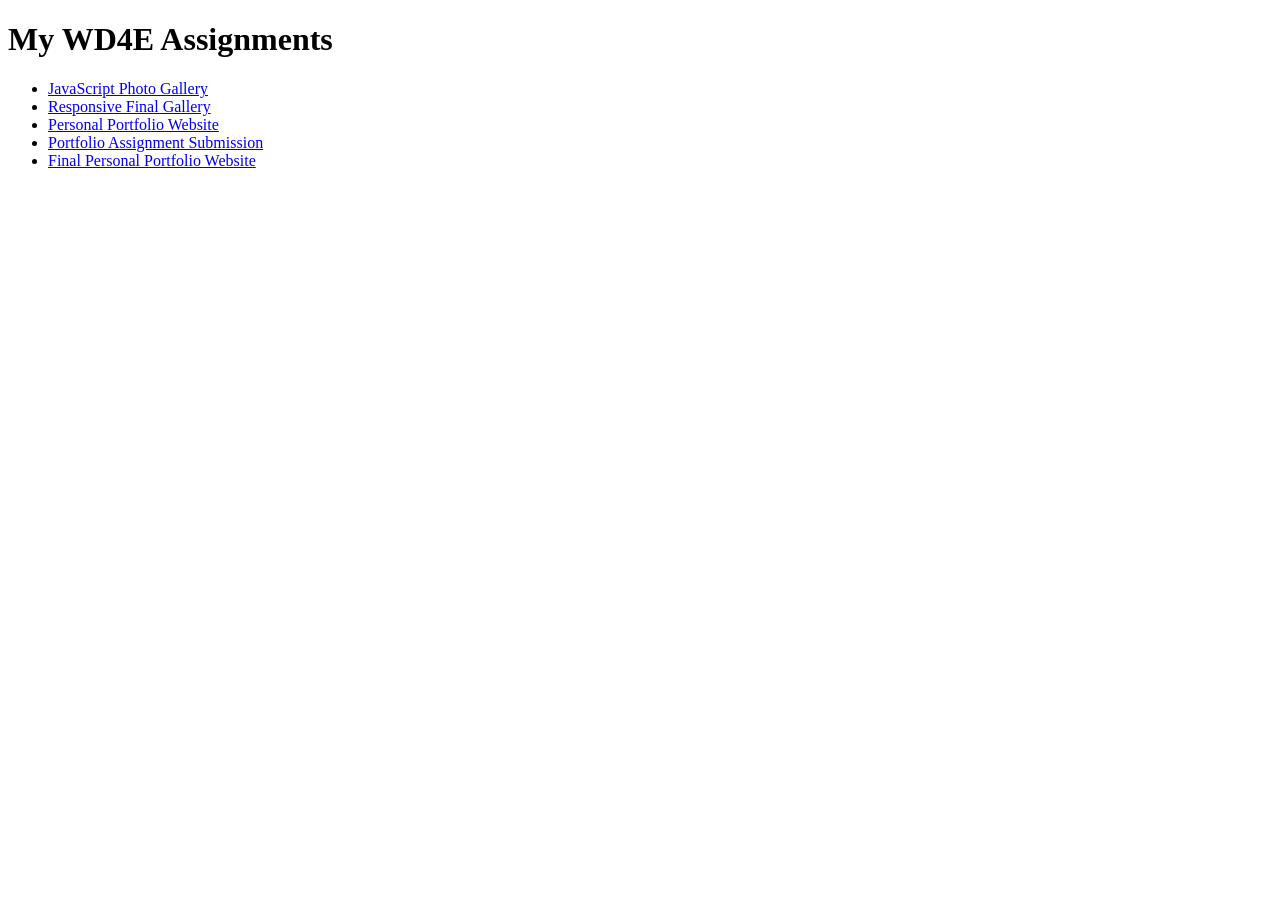
<file: index.html>
<!DOCTYPE html>
<html lang="en">
<head>
    <meta charset="UTF-8">
    <title>My Assignments</title>
</head>
<body>
        <h1>My WD4E Assignments</h1>
    <ul>
        <li><a href="js_photo_gallery/index.html">JavaScript Photo Gallery</a></li>
        <li><a href="final_accessible_photo_gallery/index.html">Responsive Final Gallery</a></li>
        <li><a href="rineg/index.html">Personal Portfolio Website</a></li>
        <li><a href="portfolio_submission/index.html">Portfolio Assignment Submission</a></li>
        <li><a href="portfolio_final_project/index.html">Final Personal Portfolio Website</a></li>
    </ul>
</body>
</html>
</file>
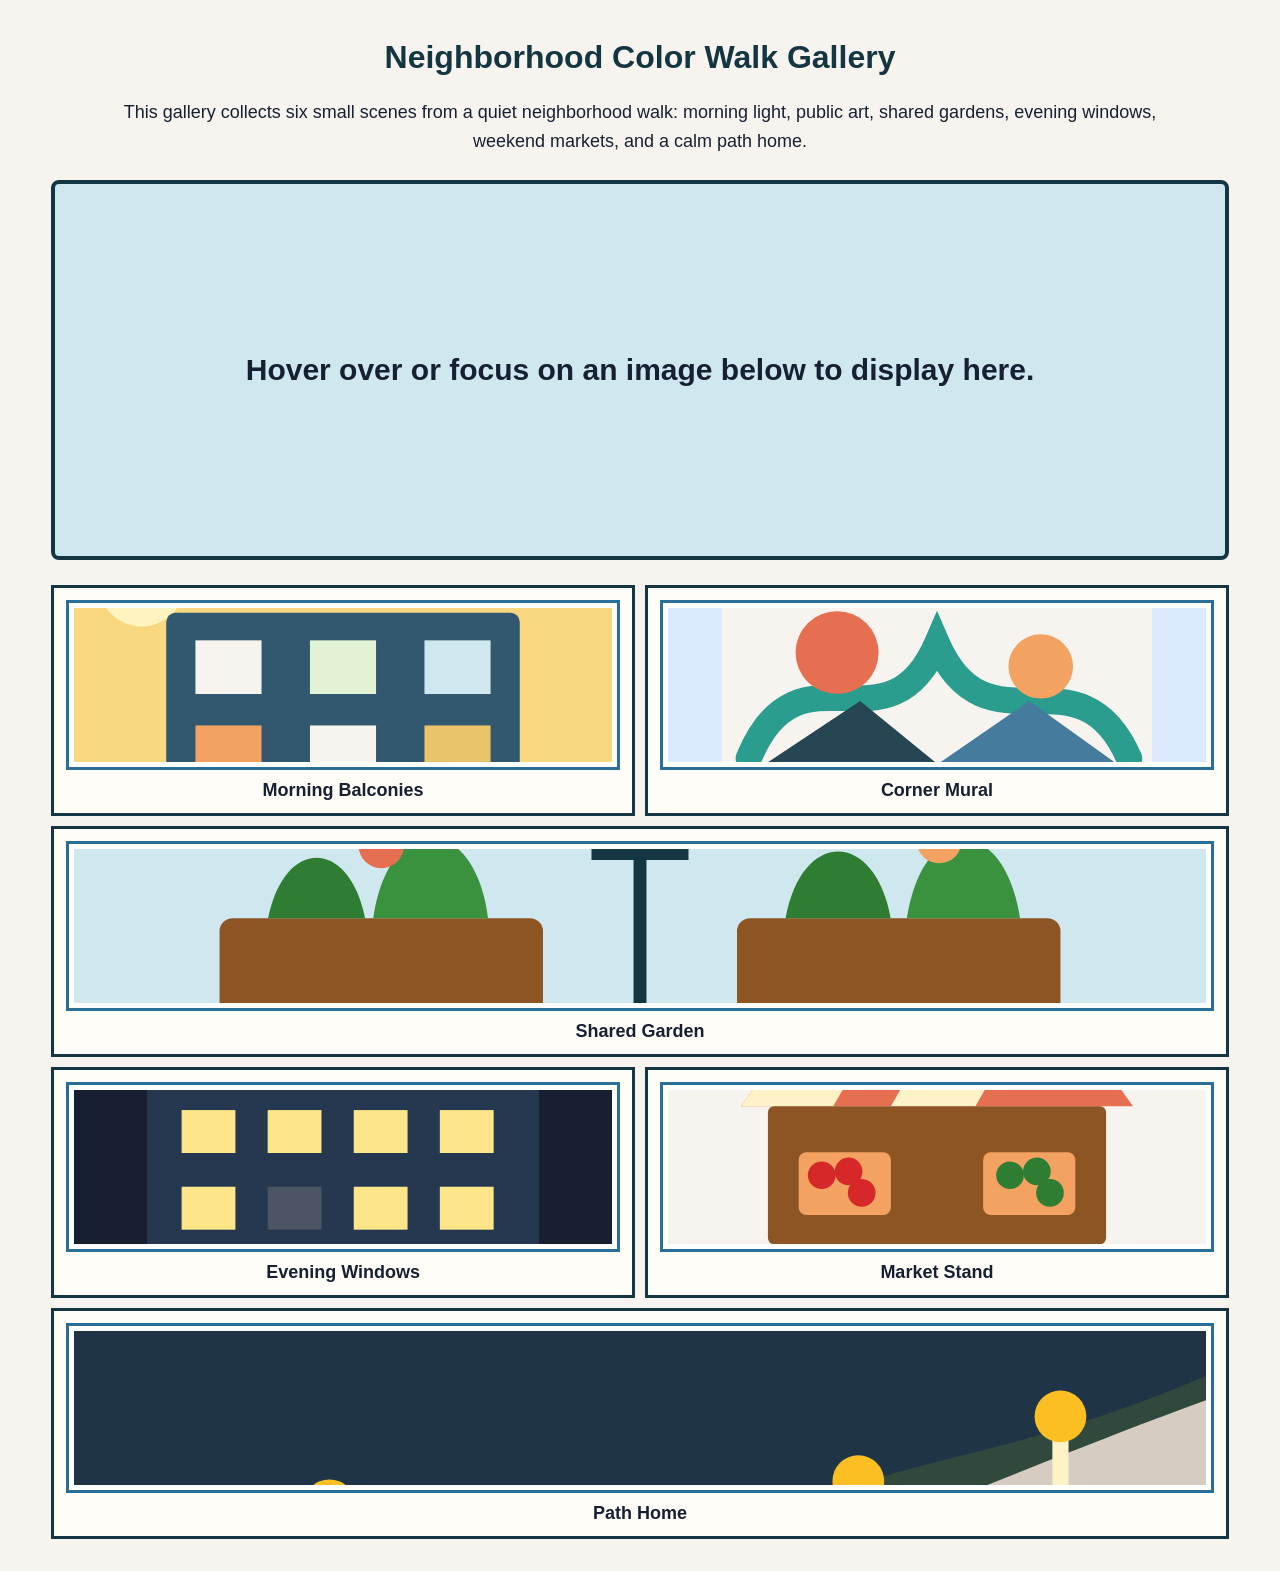
<file: final_accessible_photo_gallery/index.html>
<!DOCTYPE html>
<html lang="en">
<head>
    <meta charset="UTF-8">
    <meta name="viewport" content="width=device-width, initial-scale=1.0">
    <title>Neighborhood Color Walk Gallery</title>
    <link rel="stylesheet" href="css/style.css">
</head>
<body onload="addTabFocus()">
    <main>
        <h1>Neighborhood Color Walk Gallery</h1>

        <p>
            This gallery collects six small scenes from a quiet neighborhood walk:
            morning light, public art, shared gardens, evening windows, weekend
            markets, and a calm path home.
        </p>

        <div id="image">
            Hover over or focus on an image below to display here.
        </div>

        <section class="gallery" aria-label="Photo gallery">
            <figure class="preview">
                <img src="images/photo1.svg" alt="Sunrise over colorful apartment balconies">
                <figcaption>Morning Balconies</figcaption>
            </figure>

            <figure class="preview">
                <img src="images/photo2.svg" alt="A bright mural painted on a city wall">
                <figcaption>Corner Mural</figcaption>
            </figure>

            <figure class="preview">
                <img src="images/photo3.svg" alt="Raised garden beds filled with green plants">
                <figcaption>Shared Garden</figcaption>
            </figure>

            <figure class="preview">
                <img src="images/photo4.svg" alt="Warm apartment windows glowing in the evening">
                <figcaption>Evening Windows</figcaption>
            </figure>

            <figure class="preview">
                <img src="images/photo5.svg" alt="A weekend produce stand with fruit baskets">
                <figcaption>Market Stand</figcaption>
            </figure>

            <figure class="preview">
                <img src="images/photo6.svg" alt="A curving path lined with small lanterns">
                <figcaption>Path Home</figcaption>
            </figure>
        </section>
    </main>

    <script src="js/script.js"></script>
</body>
</html>
</file>
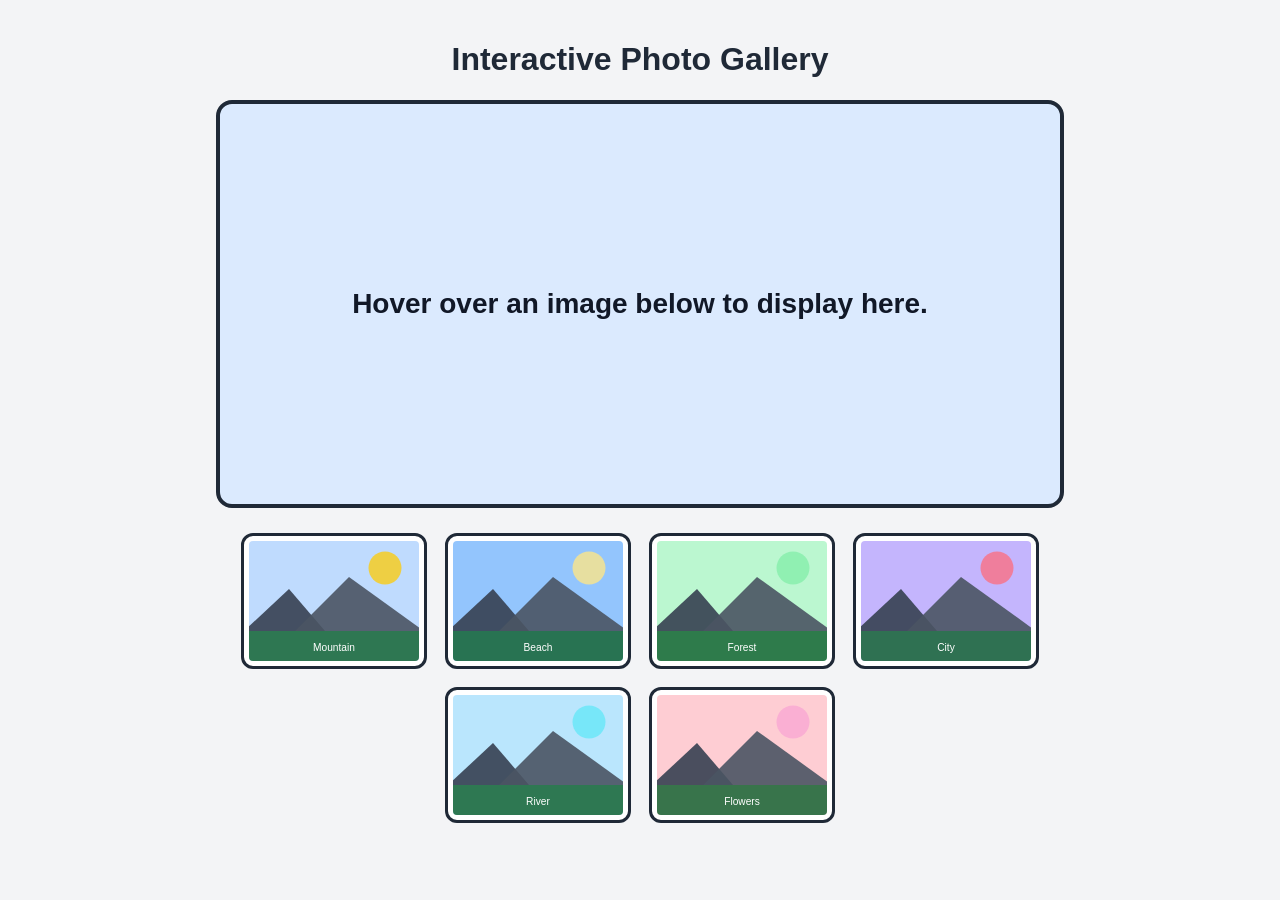
<file: js_photo_gallery/index.html>
<!DOCTYPE html>
<html lang="en">
<head>
    <meta charset="UTF-8">
    <title>Interactive Photo Gallery</title>
    <link rel="stylesheet" href="css/style.css">
</head>
<body>
    <main>
        <h1>Interactive Photo Gallery</h1>

        <div id="image">
            Hover over an image below to display here.
        </div>

        <div class="gallery">
            <img class="preview" src="images/photo1.svg" alt="A peaceful mountain view" onmouseover="upDate(this)" onmouseout="undo()">
            <img class="preview" src="images/photo2.svg" alt="A sunny beach with blue water" onmouseover="upDate(this)" onmouseout="undo()">
            <img class="preview" src="images/photo3.svg" alt="A green forest path" onmouseover="upDate(this)" onmouseout="undo()">
            <img class="preview" src="images/photo4.svg" alt="A city skyline at sunset" onmouseover="upDate(this)" onmouseout="undo()">
            <img class="preview" src="images/photo5.svg" alt="A calm river near trees" onmouseover="upDate(this)" onmouseout="undo()">
            <img class="preview" src="images/photo6.svg" alt="A field of flowers in spring" onmouseover="upDate(this)" onmouseout="undo()">
        </div>
    </main>

    <script src="js/script.js"></script>
</body>
</html>
</file>
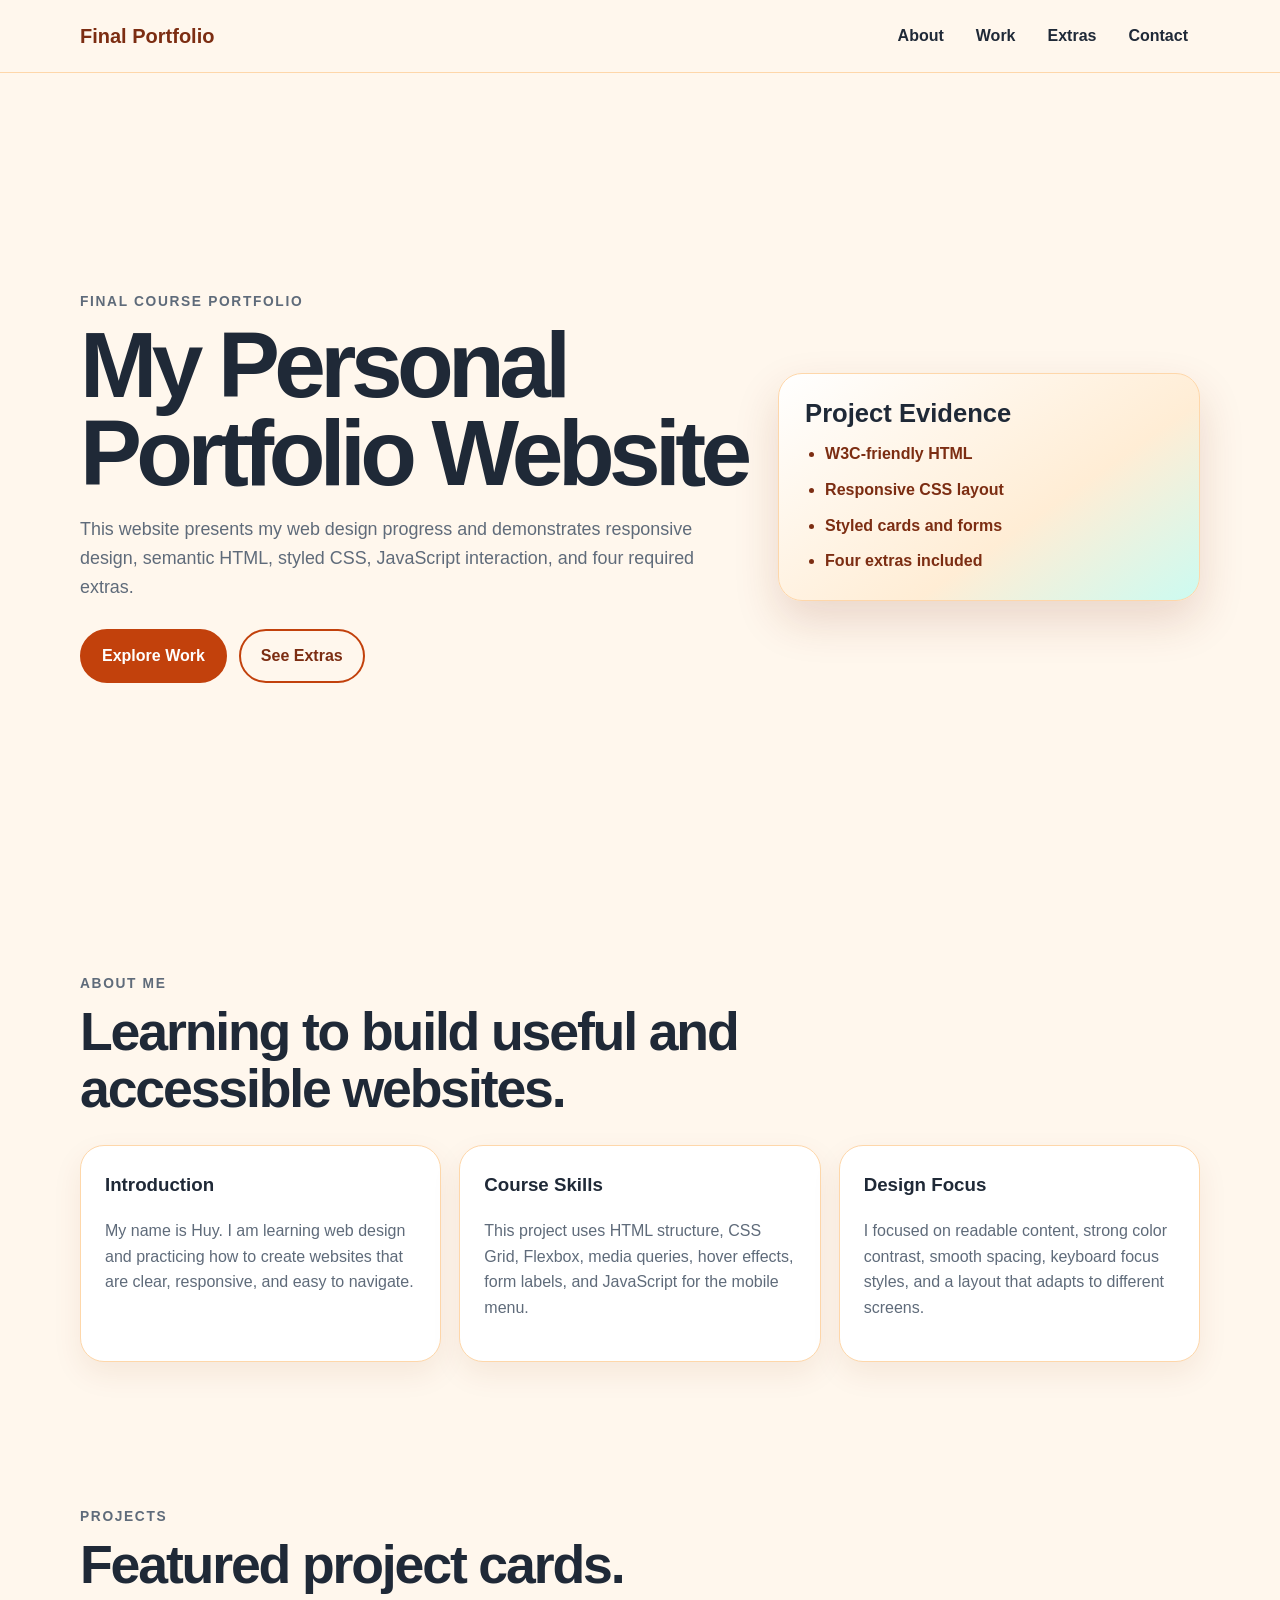
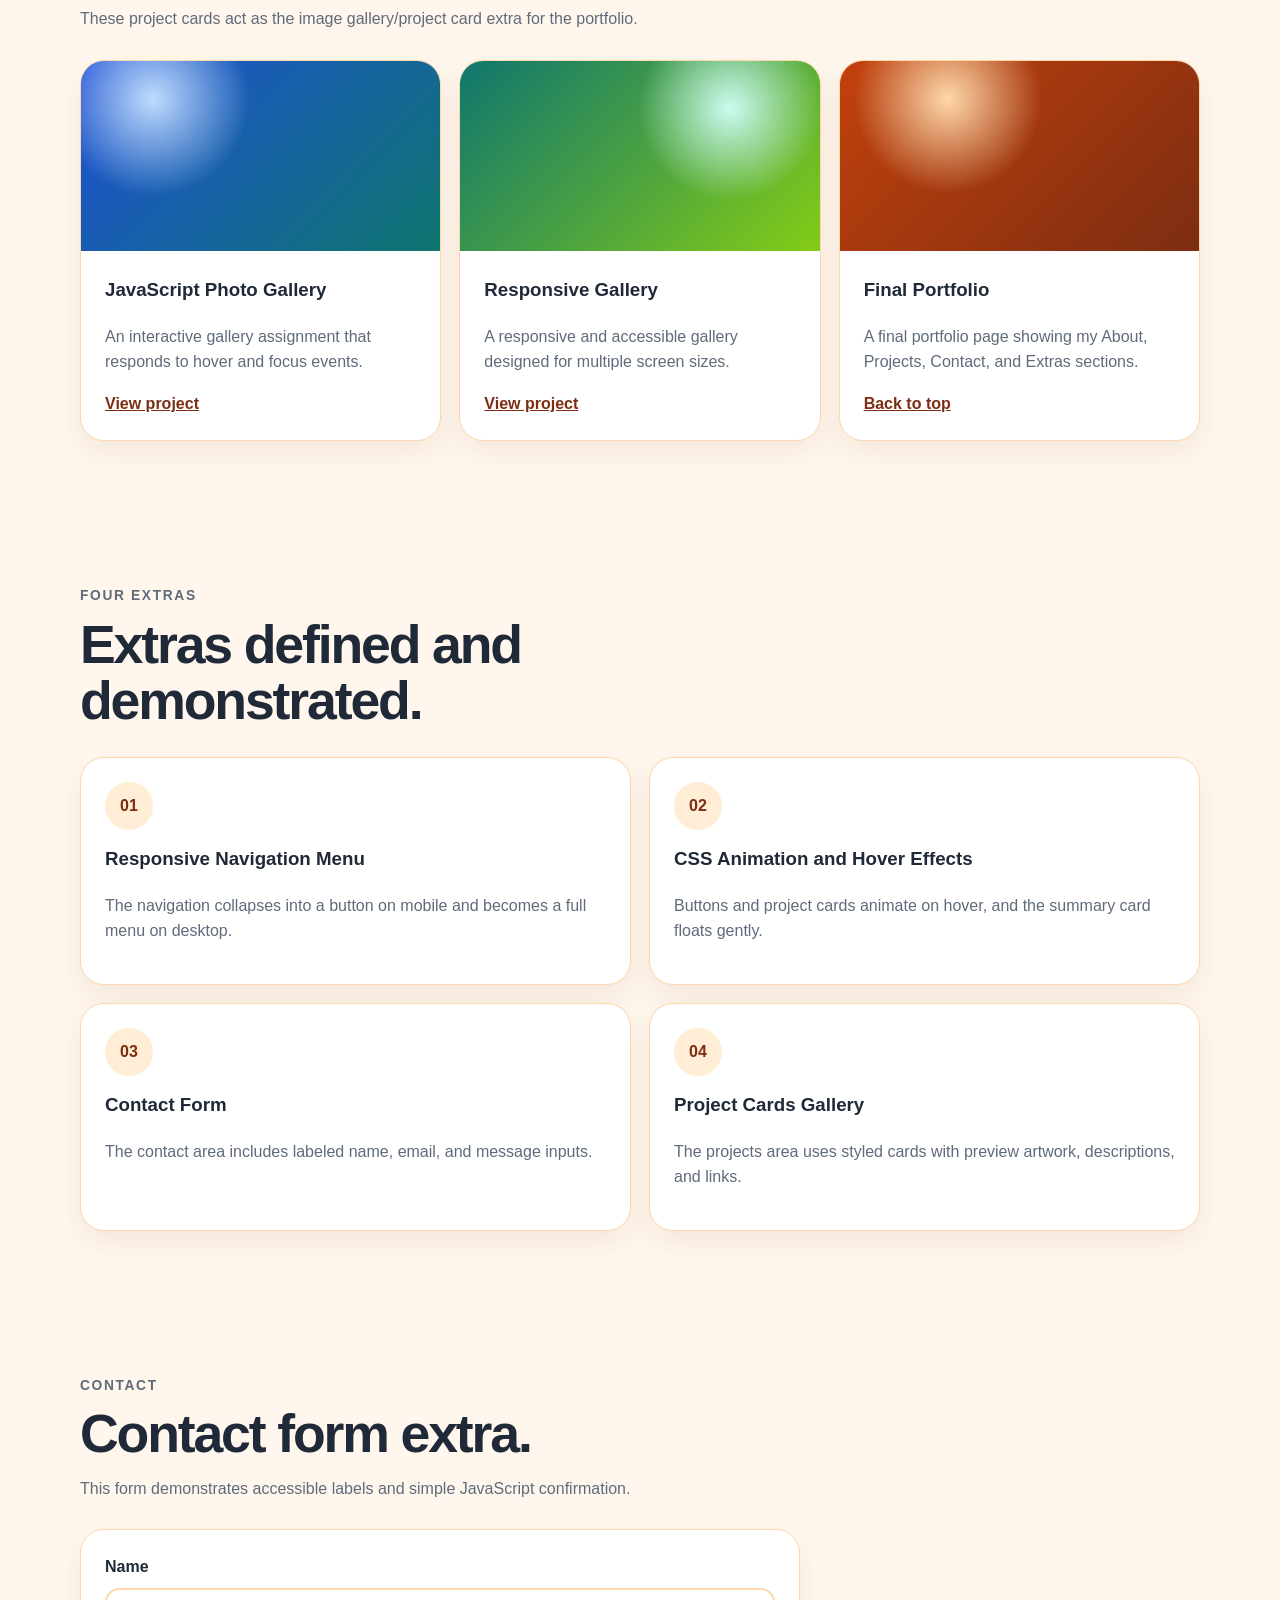
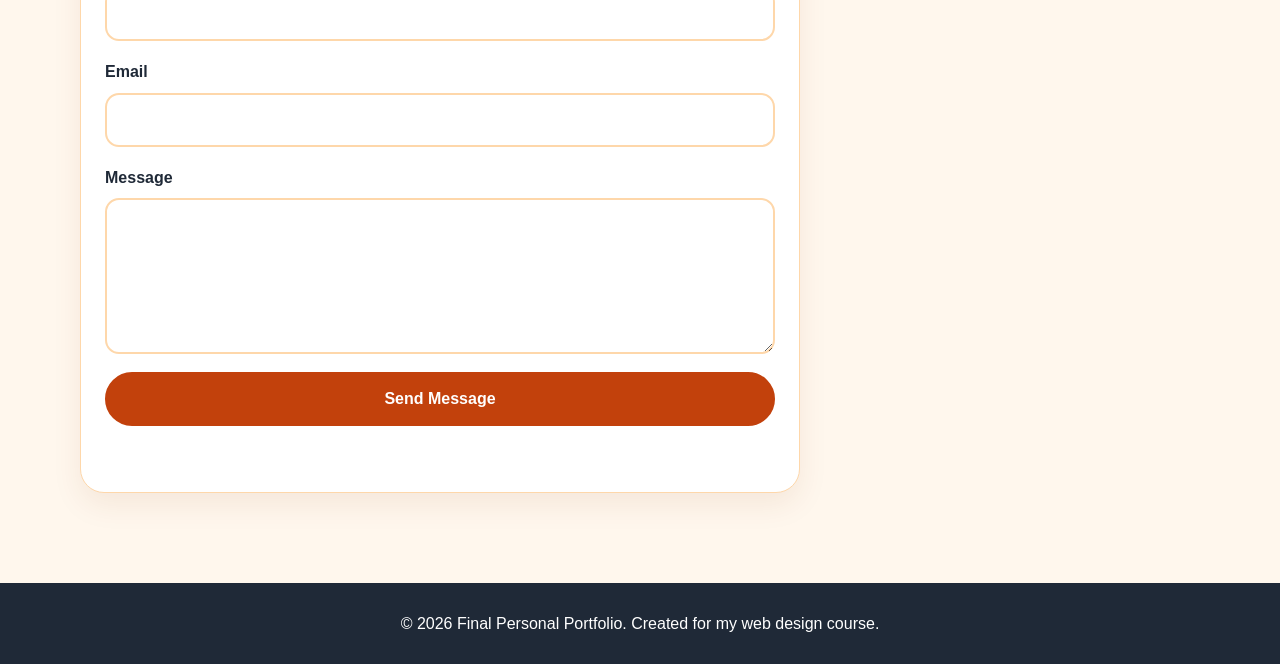
<file: portfolio_final_project/index.html>
<!DOCTYPE html>
<html lang="en">
<head>
    <meta charset="UTF-8">
    <meta name="viewport" content="width=device-width, initial-scale=1.0">
    <title>Final Personal Portfolio</title>
    <link rel="stylesheet" href="css/style.css">
</head>
<body>
    <a class="skip-link" href="#main-content">Skip to main content</a>

    <header class="site-header">
        <nav class="nav-wrapper" aria-label="Main navigation">
            <a class="site-logo" href="#home">Final Portfolio</a>
            <button class="menu-button" type="button" aria-label="Toggle navigation" aria-controls="main-menu" aria-expanded="false">
                <span></span>
                <span></span>
                <span></span>
            </button>
            <ul class="main-menu" id="main-menu">
                <li><a href="#about">About</a></li>
                <li><a href="#work">Work</a></li>
                <li><a href="#extras">Extras</a></li>
                <li><a href="#contact">Contact</a></li>
            </ul>
        </nav>
    </header>

    <main id="main-content">
        <section class="hero" id="home">
            <div class="hero-text">
                <p class="label">Final Course Portfolio</p>
                <h1>My Personal Portfolio Website</h1>
                <p>
                    This website presents my web design progress and demonstrates responsive design,
                    semantic HTML, styled CSS, JavaScript interaction, and four required extras.
                </p>
                <div class="actions">
                    <a class="button button-primary" href="#work">Explore Work</a>
                    <a class="button button-light" href="#extras">See Extras</a>
                </div>
            </div>
            <div class="summary-card" aria-label="Portfolio requirement summary">
                <h2>Project Evidence</h2>
                <ul>
                    <li>W3C-friendly HTML</li>
                    <li>Responsive CSS layout</li>
                    <li>Styled cards and forms</li>
                    <li>Four extras included</li>
                </ul>
            </div>
        </section>

        <section class="section" id="about">
            <div class="section-header">
                <p class="label">About Me</p>
                <h2>Learning to build useful and accessible websites.</h2>
            </div>
            <div class="about-cards">
                <article>
                    <h3>Introduction</h3>
                    <p>
                        My name is Huy. I am learning web design and practicing how to create websites
                        that are clear, responsive, and easy to navigate.
                    </p>
                </article>
                <article>
                    <h3>Course Skills</h3>
                    <p>
                        This project uses HTML structure, CSS Grid, Flexbox, media queries,
                        hover effects, form labels, and JavaScript for the mobile menu.
                    </p>
                </article>
                <article>
                    <h3>Design Focus</h3>
                    <p>
                        I focused on readable content, strong color contrast, smooth spacing,
                        keyboard focus styles, and a layout that adapts to different screens.
                    </p>
                </article>
            </div>
        </section>

        <section class="section work-section" id="work">
            <div class="section-header">
                <p class="label">Projects</p>
                <h2>Featured project cards.</h2>
                <p>These project cards act as the image gallery/project card extra for the portfolio.</p>
            </div>
            <div class="work-grid">
                <article class="work-card">
                    <div class="card-art art-blue" role="img" aria-label="Blue abstract web project preview"></div>
                    <div class="card-content">
                        <h3>JavaScript Photo Gallery</h3>
                        <p>An interactive gallery assignment that responds to hover and focus events.</p>
                        <a href="../js_photo_gallery/index.html">View project</a>
                    </div>
                </article>
                <article class="work-card">
                    <div class="card-art art-green" role="img" aria-label="Green abstract responsive gallery preview"></div>
                    <div class="card-content">
                        <h3>Responsive Gallery</h3>
                        <p>A responsive and accessible gallery designed for multiple screen sizes.</p>
                        <a href="../final_accessible_photo_gallery/index.html">View project</a>
                    </div>
                </article>
                <article class="work-card">
                    <div class="card-art art-orange" role="img" aria-label="Orange abstract portfolio preview"></div>
                    <div class="card-content">
                        <h3>Final Portfolio</h3>
                        <p>A final portfolio page showing my About, Projects, Contact, and Extras sections.</p>
                        <a href="#home">Back to top</a>
                    </div>
                </article>
            </div>
        </section>

        <section class="section" id="extras">
            <div class="section-header">
                <p class="label">Four Extras</p>
                <h2>Extras defined and demonstrated.</h2>
            </div>
            <div class="extras-grid">
                <article>
                    <strong>01</strong>
                    <h3>Responsive Navigation Menu</h3>
                    <p>The navigation collapses into a button on mobile and becomes a full menu on desktop.</p>
                </article>
                <article>
                    <strong>02</strong>
                    <h3>CSS Animation and Hover Effects</h3>
                    <p>Buttons and project cards animate on hover, and the summary card floats gently.</p>
                </article>
                <article>
                    <strong>03</strong>
                    <h3>Contact Form</h3>
                    <p>The contact area includes labeled name, email, and message inputs.</p>
                </article>
                <article>
                    <strong>04</strong>
                    <h3>Project Cards Gallery</h3>
                    <p>The projects area uses styled cards with preview artwork, descriptions, and links.</p>
                </article>
            </div>
        </section>

        <section class="section contact-section" id="contact">
            <div class="section-header">
                <p class="label">Contact</p>
                <h2>Contact form extra.</h2>
                <p>This form demonstrates accessible labels and simple JavaScript confirmation.</p>
            </div>
            <form class="contact-form" id="contact-form">
                <div class="field-group">
                    <label for="name">Name</label>
                    <input type="text" id="name" name="name" autocomplete="name" required>
                </div>
                <div class="field-group">
                    <label for="email">Email</label>
                    <input type="email" id="email" name="email" autocomplete="email" required>
                </div>
                <div class="field-group">
                    <label for="message">Message</label>
                    <textarea id="message" name="message" rows="5" required></textarea>
                </div>
                <button class="button button-primary" type="submit">Send Message</button>
                <p class="status-message" id="status-message" aria-live="polite"></p>
            </form>
        </section>
    </main>

    <footer class="footer">
        <p>&copy; 2026 Final Personal Portfolio. Created for my web design course.</p>
    </footer>

    <script src="js/script.js"></script>
</body>
</html>
</file>
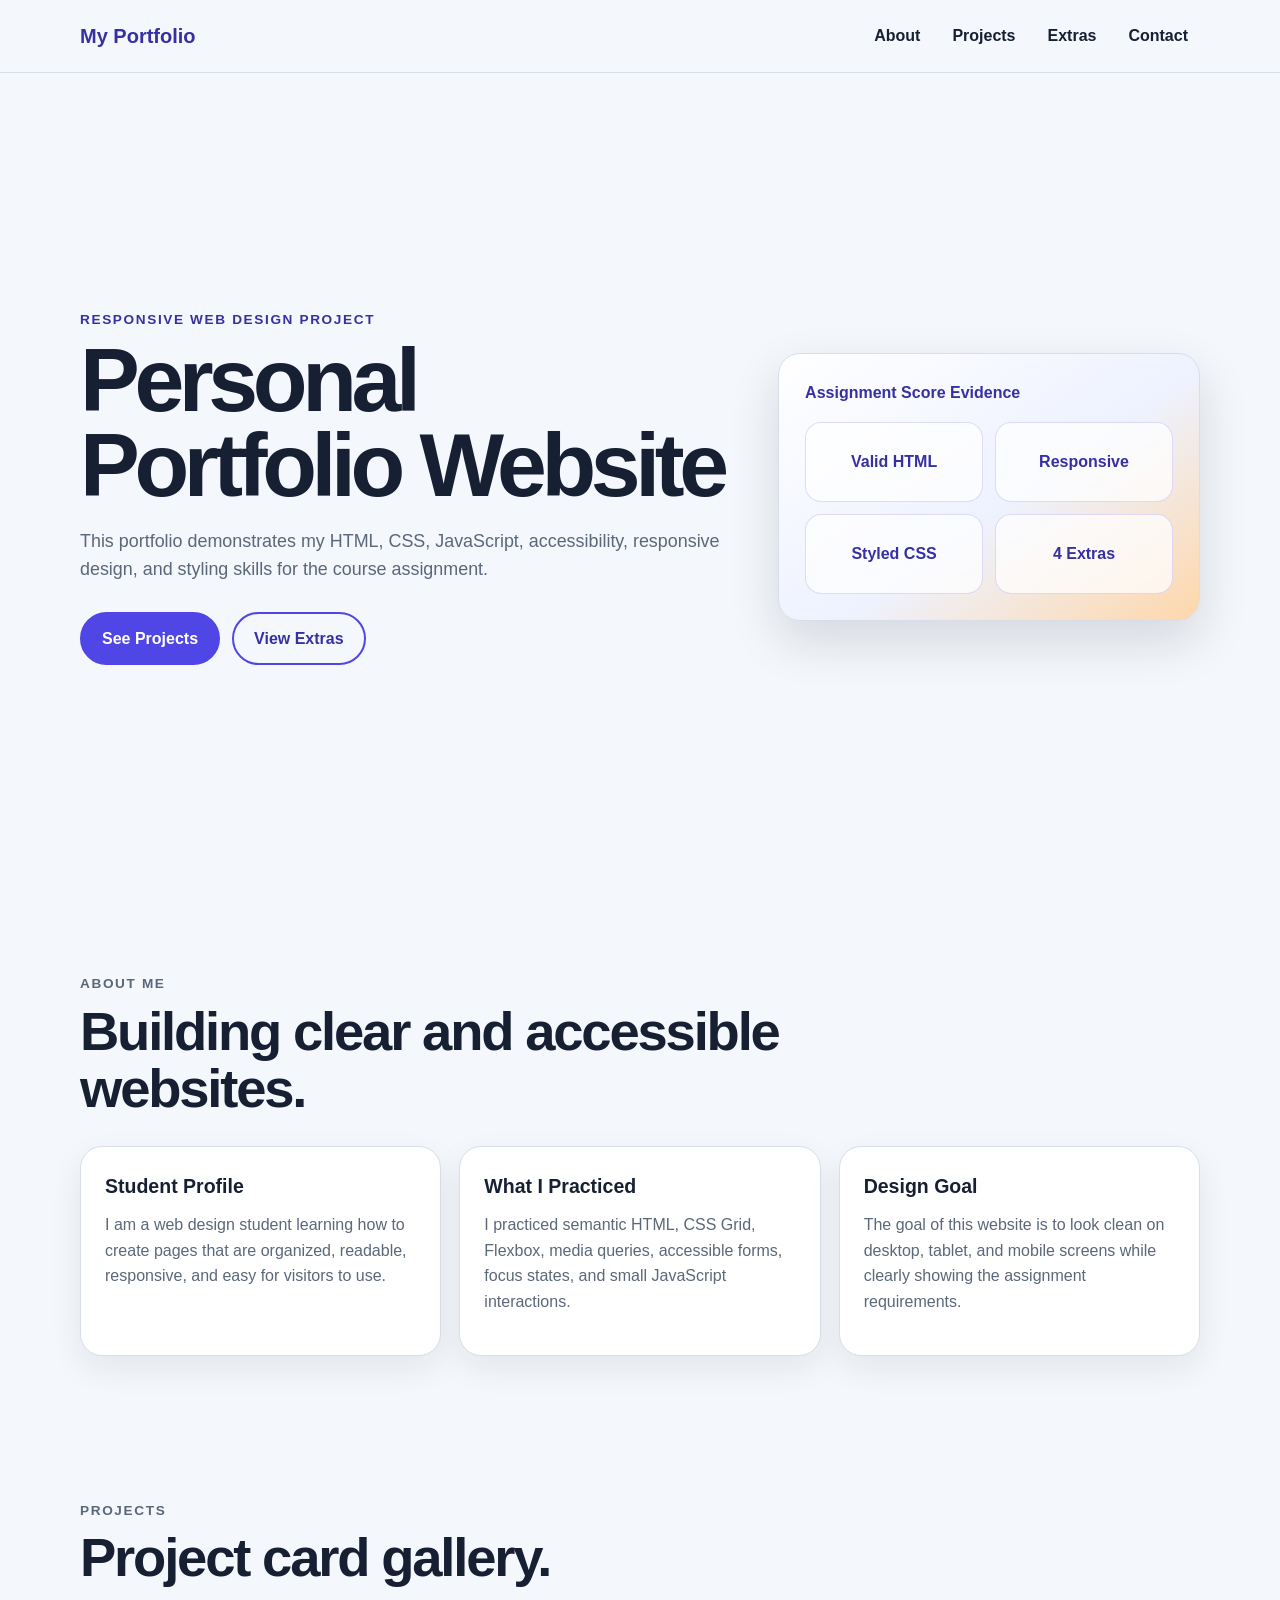
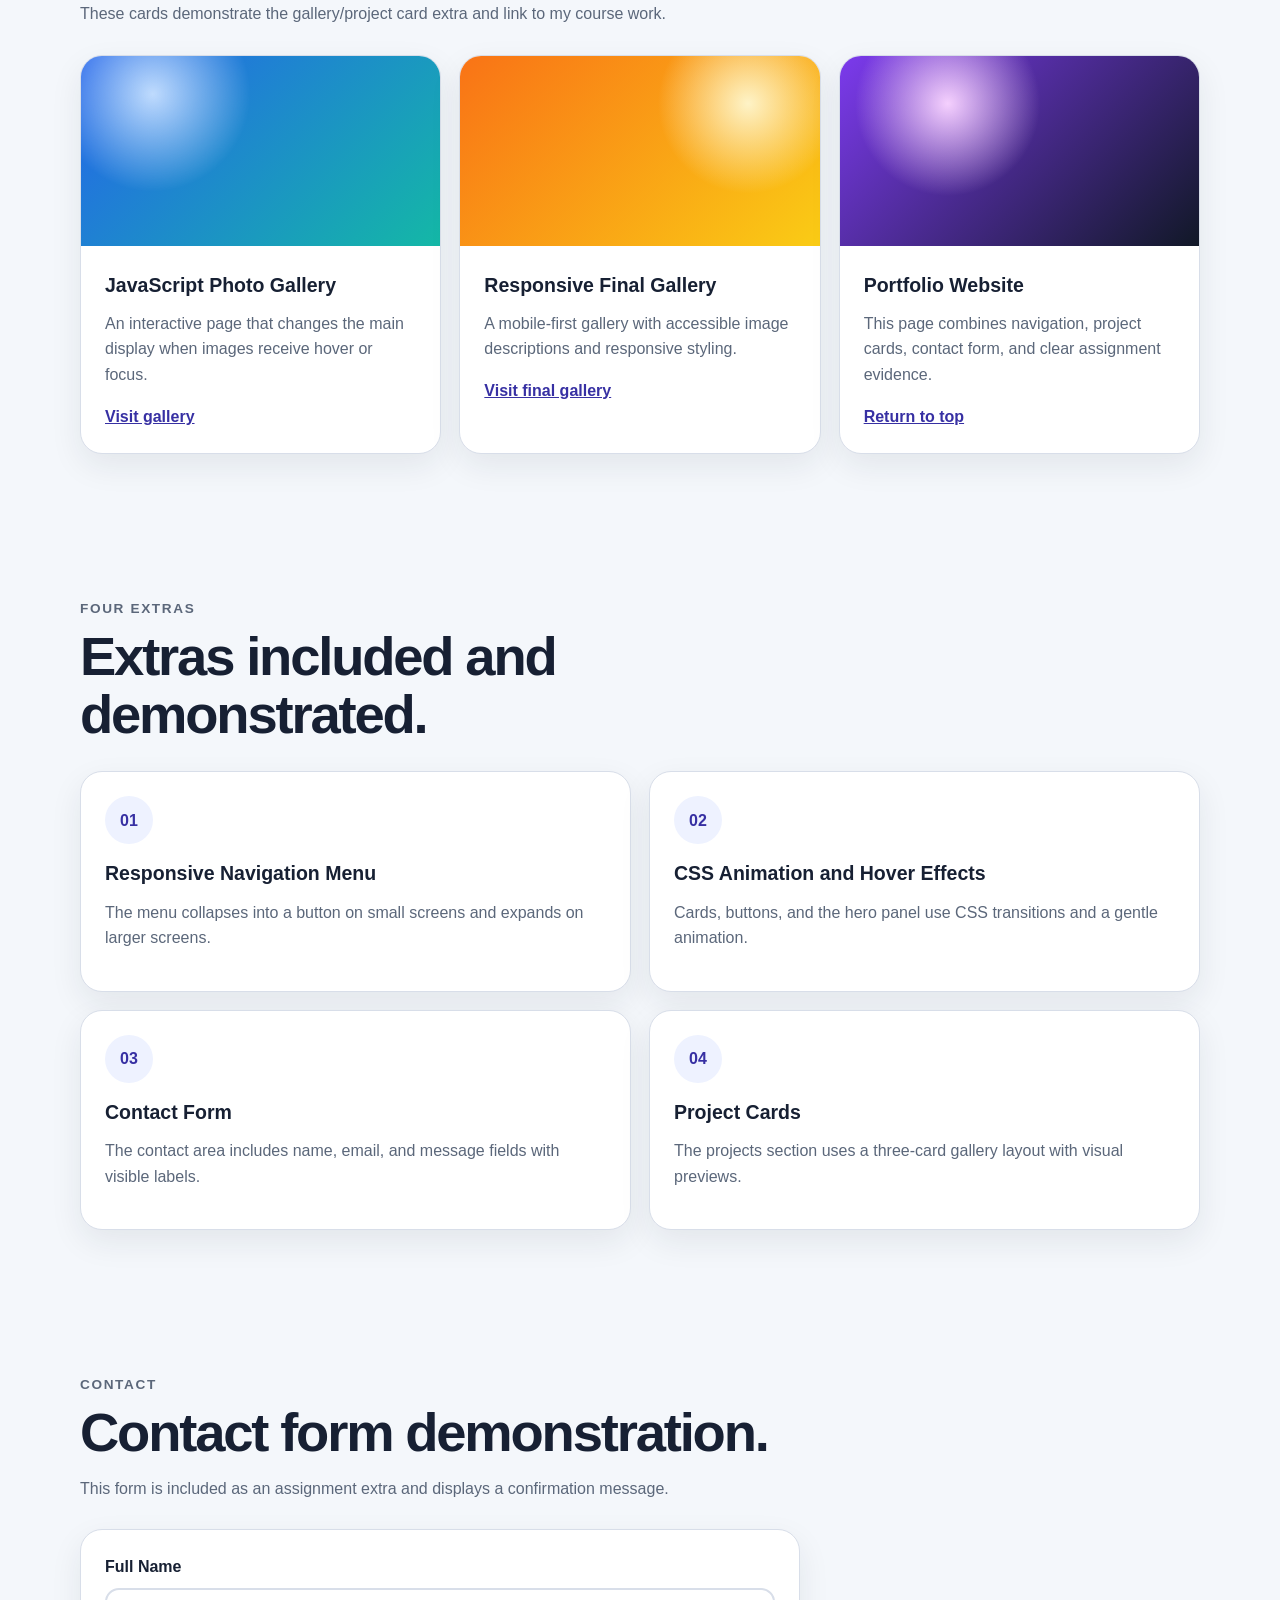
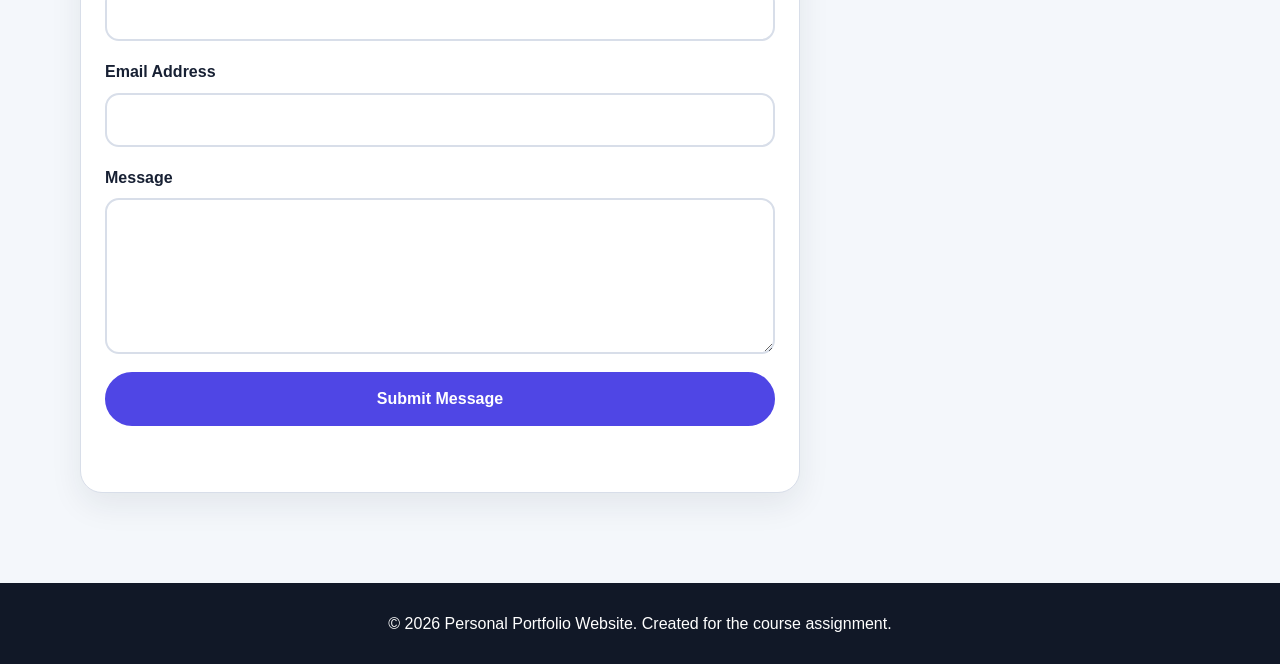
<file: portfolio_submission/index.html>
<!DOCTYPE html>
<html lang="en">
<head>
    <meta charset="UTF-8">
    <meta name="viewport" content="width=device-width, initial-scale=1.0">
    <title>Personal Portfolio Website</title>
    <link rel="stylesheet" href="css/style.css">
</head>
<body>
    <a class="skip-link" href="#main">Skip to main content</a>

    <header class="header">
        <nav class="nav" aria-label="Primary navigation">
            <a class="brand" href="#home">My Portfolio</a>
            <button class="nav-toggle" type="button" aria-controls="menu" aria-expanded="false">
                <span class="sr-only">Open navigation menu</span>
                <span class="bar"></span>
                <span class="bar"></span>
                <span class="bar"></span>
            </button>
            <ul class="menu" id="menu">
                <li><a href="#about">About</a></li>
                <li><a href="#projects">Projects</a></li>
                <li><a href="#extras">Extras</a></li>
                <li><a href="#contact">Contact</a></li>
            </ul>
        </nav>
    </header>

    <main id="main">
        <section class="hero" id="home">
            <div class="hero-copy">
                <p class="tagline">Responsive Web Design Project</p>
                <h1>Personal Portfolio Website</h1>
                <p class="intro">
                    This portfolio demonstrates my HTML, CSS, JavaScript, accessibility,
                    responsive design, and styling skills for the course assignment.
                </p>
                <div class="hero-buttons">
                    <a class="btn btn-primary" href="#projects">See Projects</a>
                    <a class="btn btn-outline" href="#extras">View Extras</a>
                </div>
            </div>
            <aside class="hero-panel" aria-label="Project highlights">
                <p class="panel-label">Assignment Score Evidence</p>
                <div class="panel-grid">
                    <span>Valid HTML</span>
                    <span>Responsive</span>
                    <span>Styled CSS</span>
                    <span>4 Extras</span>
                </div>
            </aside>
        </section>

        <section class="section" id="about">
            <div class="section-title">
                <p class="tagline">About Me</p>
                <h2>Building clear and accessible websites.</h2>
            </div>
            <div class="about-layout">
                <article class="info-card">
                    <h3>Student Profile</h3>
                    <p>
                        I am a web design student learning how to create pages that are organized,
                        readable, responsive, and easy for visitors to use.
                    </p>
                </article>
                <article class="info-card">
                    <h3>What I Practiced</h3>
                    <p>
                        I practiced semantic HTML, CSS Grid, Flexbox, media queries, accessible forms,
                        focus states, and small JavaScript interactions.
                    </p>
                </article>
                <article class="info-card">
                    <h3>Design Goal</h3>
                    <p>
                        The goal of this website is to look clean on desktop, tablet, and mobile screens
                        while clearly showing the assignment requirements.
                    </p>
                </article>
            </div>
        </section>

        <section class="section projects" id="projects">
            <div class="section-title">
                <p class="tagline">Projects</p>
                <h2>Project card gallery.</h2>
                <p>These cards demonstrate the gallery/project card extra and link to my course work.</p>
            </div>
            <div class="project-gallery">
                <article class="project-card">
                    <div class="visual visual-one" role="img" aria-label="Abstract blue and green project preview"></div>
                    <div class="project-content">
                        <h3>JavaScript Photo Gallery</h3>
                        <p>An interactive page that changes the main display when images receive hover or focus.</p>
                        <a href="../js_photo_gallery/index.html">Visit gallery</a>
                    </div>
                </article>
                <article class="project-card">
                    <div class="visual visual-two" role="img" aria-label="Abstract orange and yellow responsive preview"></div>
                    <div class="project-content">
                        <h3>Responsive Final Gallery</h3>
                        <p>A mobile-first gallery with accessible image descriptions and responsive styling.</p>
                        <a href="../final_accessible_photo_gallery/index.html">Visit final gallery</a>
                    </div>
                </article>
                <article class="project-card">
                    <div class="visual visual-three" role="img" aria-label="Abstract purple portfolio preview"></div>
                    <div class="project-content">
                        <h3>Portfolio Website</h3>
                        <p>This page combines navigation, project cards, contact form, and clear assignment evidence.</p>
                        <a href="#home">Return to top</a>
                    </div>
                </article>
            </div>
        </section>

        <section class="section" id="extras">
            <div class="section-title">
                <p class="tagline">Four Extras</p>
                <h2>Extras included and demonstrated.</h2>
            </div>
            <div class="extras-grid">
                <article>
                    <span class="extra-number">01</span>
                    <h3>Responsive Navigation Menu</h3>
                    <p>The menu collapses into a button on small screens and expands on larger screens.</p>
                </article>
                <article>
                    <span class="extra-number">02</span>
                    <h3>CSS Animation and Hover Effects</h3>
                    <p>Cards, buttons, and the hero panel use CSS transitions and a gentle animation.</p>
                </article>
                <article>
                    <span class="extra-number">03</span>
                    <h3>Contact Form</h3>
                    <p>The contact area includes name, email, and message fields with visible labels.</p>
                </article>
                <article>
                    <span class="extra-number">04</span>
                    <h3>Project Cards</h3>
                    <p>The projects section uses a three-card gallery layout with visual previews.</p>
                </article>
            </div>
        </section>

        <section class="section contact" id="contact">
            <div class="section-title">
                <p class="tagline">Contact</p>
                <h2>Contact form demonstration.</h2>
                <p>This form is included as an assignment extra and displays a confirmation message.</p>
            </div>
            <form class="contact-form" id="contact-form">
                <div class="field">
                    <label for="full-name">Full Name</label>
                    <input id="full-name" name="full-name" type="text" autocomplete="name" required>
                </div>
                <div class="field">
                    <label for="email">Email Address</label>
                    <input id="email" name="email" type="email" autocomplete="email" required>
                </div>
                <div class="field">
                    <label for="message">Message</label>
                    <textarea id="message" name="message" rows="5" required></textarea>
                </div>
                <button class="btn btn-primary" type="submit">Submit Message</button>
                <p class="form-message" id="form-message" aria-live="polite"></p>
            </form>
        </section>
    </main>

    <footer class="footer">
        <p>&copy; 2026 Personal Portfolio Website. Created for the course assignment.</p>
    </footer>

    <script src="js/script.js"></script>
</body>
</html>
</file>
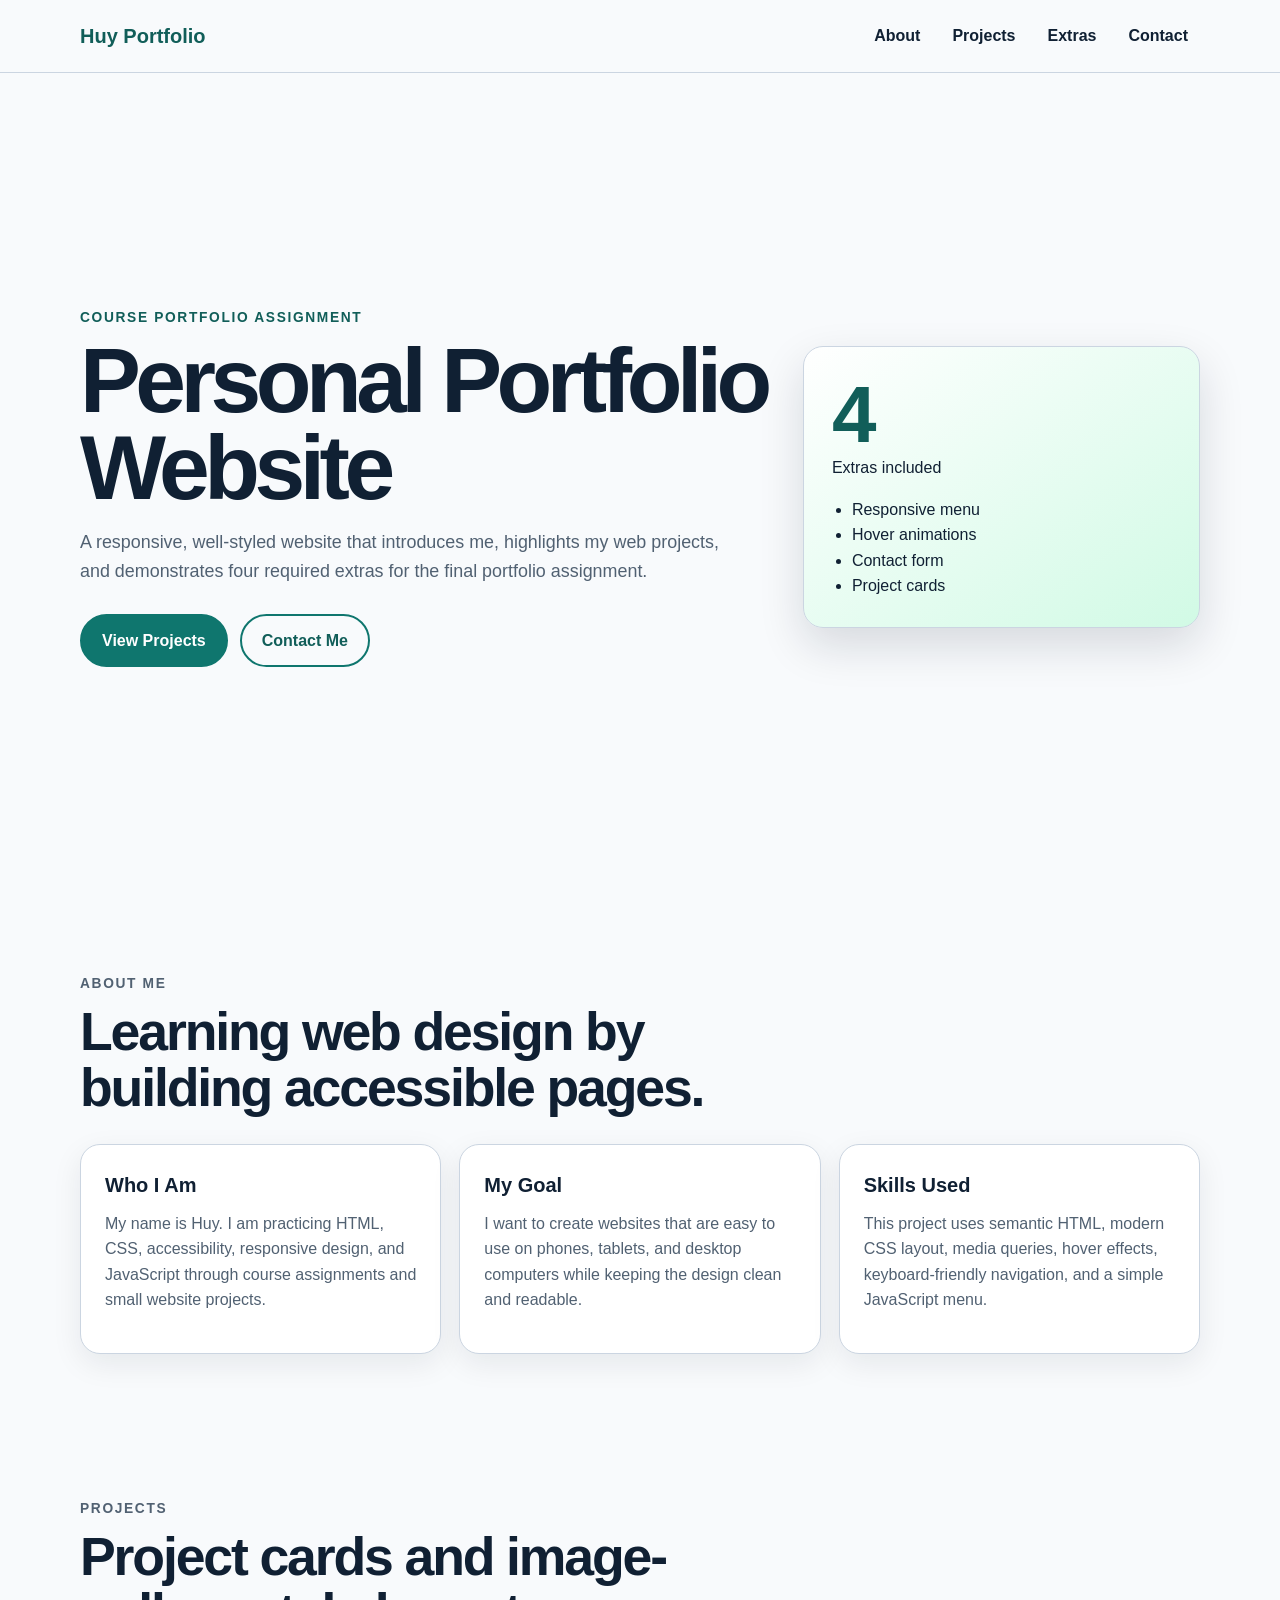
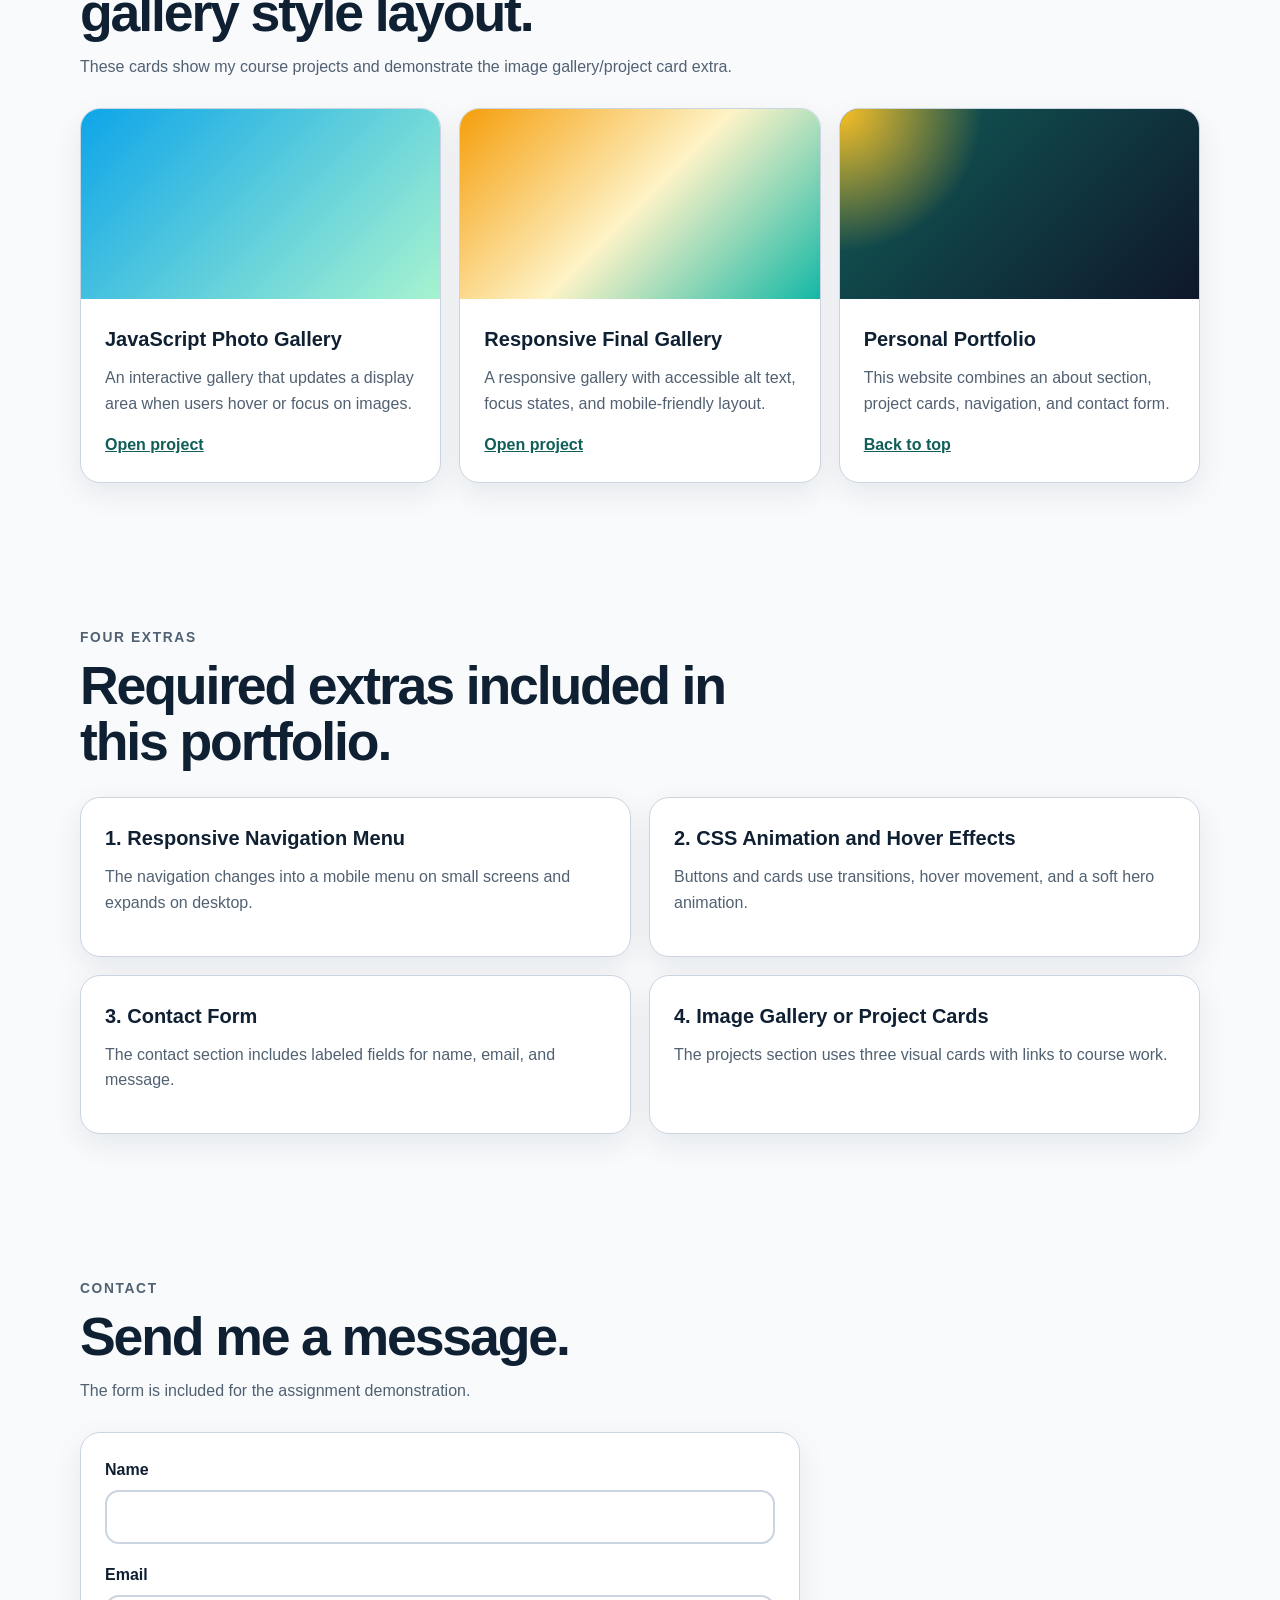
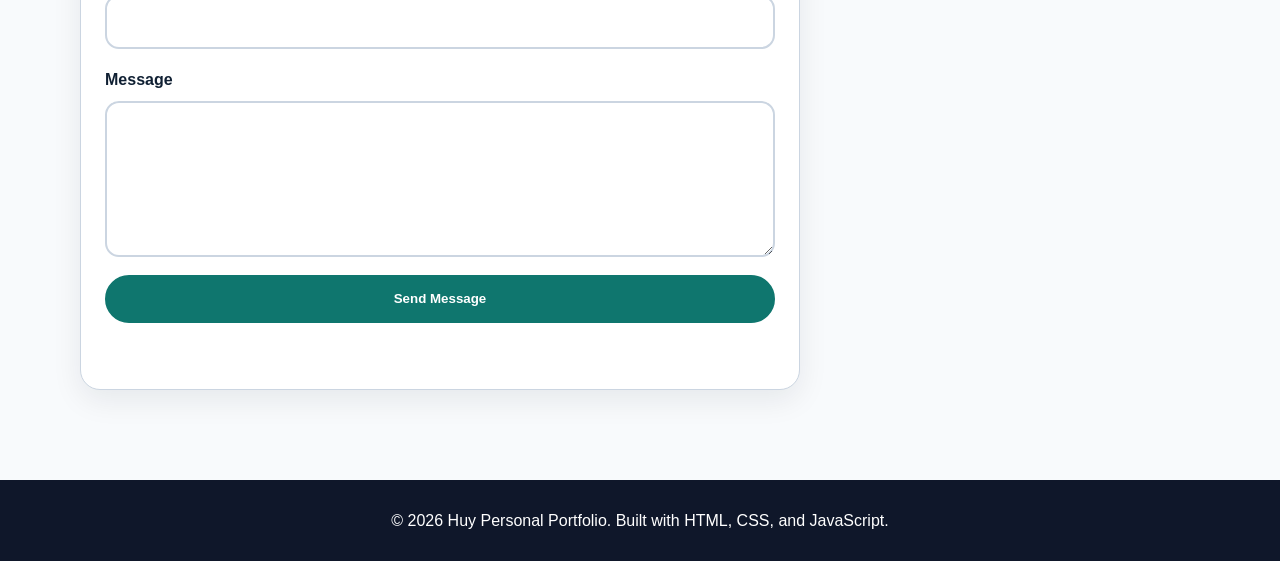
<file: rineg/index.html>
<!DOCTYPE html>
<html lang="en">
<head>
    <meta charset="UTF-8">
    <meta name="viewport" content="width=device-width, initial-scale=1.0">
    <title>Personal Portfolio Website</title>
    <link rel="stylesheet" href="css/style.css">
</head>
<body>
    <a class="skip-link" href="#main-content">Skip to main content</a>

    <header class="site-header">
        <nav class="navbar" aria-label="Main navigation">
            <a class="logo" href="#home">Huy Portfolio</a>
            <button class="menu-toggle" type="button" aria-label="Toggle navigation menu" aria-expanded="false" aria-controls="nav-menu">
                <span></span>
                <span></span>
                <span></span>
            </button>
            <ul class="nav-menu" id="nav-menu">
                <li><a href="#about">About</a></li>
                <li><a href="#projects">Projects</a></li>
                <li><a href="#extras">Extras</a></li>
                <li><a href="#contact">Contact</a></li>
            </ul>
        </nav>
    </header>

    <main id="main-content">
        <section class="hero" id="home">
            <div class="hero-content">
                <p class="eyebrow">Course Portfolio Assignment</p>
                <h1>Personal Portfolio Website</h1>
                <p class="hero-text">
                    A responsive, well-styled website that introduces me, highlights my web projects,
                    and demonstrates four required extras for the final portfolio assignment.
                </p>
                <div class="hero-actions">
                    <a class="button primary" href="#projects">View Projects</a>
                    <a class="button secondary" href="#contact">Contact Me</a>
                </div>
            </div>
            <div class="hero-card" aria-label="Portfolio highlights">
                <span class="card-number">4</span>
                <p>Extras included</p>
                <ul>
                    <li>Responsive menu</li>
                    <li>Hover animations</li>
                    <li>Contact form</li>
                    <li>Project cards</li>
                </ul>
            </div>
        </section>

        <section class="section" id="about">
            <div class="section-heading">
                <p class="eyebrow">About Me</p>
                <h2>Learning web design by building accessible pages.</h2>
            </div>
            <div class="about-grid">
                <article class="about-card">
                    <h3>Who I Am</h3>
                    <p>
                        My name is Huy. I am practicing HTML, CSS, accessibility, responsive design,
                        and JavaScript through course assignments and small website projects.
                    </p>
                </article>
                <article class="about-card">
                    <h3>My Goal</h3>
                    <p>
                        I want to create websites that are easy to use on phones, tablets, and desktop
                        computers while keeping the design clean and readable.
                    </p>
                </article>
                <article class="about-card">
                    <h3>Skills Used</h3>
                    <p>
                        This project uses semantic HTML, modern CSS layout, media queries, hover effects,
                        keyboard-friendly navigation, and a simple JavaScript menu.
                    </p>
                </article>
            </div>
        </section>

        <section class="section projects-section" id="projects">
            <div class="section-heading">
                <p class="eyebrow">Projects</p>
                <h2>Project cards and image-gallery style layout.</h2>
                <p>
                    These cards show my course projects and demonstrate the image gallery/project card extra.
                </p>
            </div>
            <div class="project-grid">
                <article class="project-card">
                    <div class="project-image gradient-one" role="img" aria-label="Colorful gallery preview"></div>
                    <div class="project-body">
                        <h3>JavaScript Photo Gallery</h3>
                        <p>An interactive gallery that updates a display area when users hover or focus on images.</p>
                        <a href="../js_photo_gallery/index.html">Open project</a>
                    </div>
                </article>
                <article class="project-card">
                    <div class="project-image gradient-two" role="img" aria-label="Responsive gallery preview"></div>
                    <div class="project-body">
                        <h3>Responsive Final Gallery</h3>
                        <p>A responsive gallery with accessible alt text, focus states, and mobile-friendly layout.</p>
                        <a href="../final_accessible_photo_gallery/index.html">Open project</a>
                    </div>
                </article>
                <article class="project-card">
                    <div class="project-image gradient-three" role="img" aria-label="Portfolio website preview"></div>
                    <div class="project-body">
                        <h3>Personal Portfolio</h3>
                        <p>This website combines an about section, project cards, navigation, and contact form.</p>
                        <a href="#home">Back to top</a>
                    </div>
                </article>
            </div>
        </section>

        <section class="section" id="extras">
            <div class="section-heading">
                <p class="eyebrow">Four Extras</p>
                <h2>Required extras included in this portfolio.</h2>
            </div>
            <div class="extras-list">
                <article>
                    <h3>1. Responsive Navigation Menu</h3>
                    <p>The navigation changes into a mobile menu on small screens and expands on desktop.</p>
                </article>
                <article>
                    <h3>2. CSS Animation and Hover Effects</h3>
                    <p>Buttons and cards use transitions, hover movement, and a soft hero animation.</p>
                </article>
                <article>
                    <h3>3. Contact Form</h3>
                    <p>The contact section includes labeled fields for name, email, and message.</p>
                </article>
                <article>
                    <h3>4. Image Gallery or Project Cards</h3>
                    <p>The projects section uses three visual cards with links to course work.</p>
                </article>
            </div>
        </section>

        <section class="section contact-section" id="contact">
            <div class="section-heading">
                <p class="eyebrow">Contact</p>
                <h2>Send me a message.</h2>
                <p>The form is included for the assignment demonstration.</p>
            </div>
            <form class="contact-form" id="contact-form">
                <div class="form-row">
                    <label for="name">Name</label>
                    <input type="text" id="name" name="name" autocomplete="name" required>
                </div>
                <div class="form-row">
                    <label for="email">Email</label>
                    <input type="email" id="email" name="email" autocomplete="email" required>
                </div>
                <div class="form-row">
                    <label for="message">Message</label>
                    <textarea id="message" name="message" rows="5" required></textarea>
                </div>
                <button class="button primary" type="submit">Send Message</button>
                <p class="form-status" id="form-status" aria-live="polite"></p>
            </form>
        </section>
    </main>

    <footer class="site-footer">
        <p>&copy; 2026 Huy Personal Portfolio. Built with HTML, CSS, and JavaScript.</p>
    </footer>

    <script src="js/script.js"></script>
</body>
</html>
</file>
<file: final_accessible_photo_gallery/css/style.css>
* {
    box-sizing: border-box;
}

html {
    scroll-behavior: smooth;
}

body {
    margin: 0;
    font-family: Arial, Helvetica, sans-serif;
    background-color: #f7f4ef;
    color: #172033;
    text-align: center;
}

main {
    width: 92%;
    margin: 0 auto;
    padding: 18px 0 32px;
}

h1 {
    color: #143642;
}

p {
    font-size: 18px;
    line-height: 1.6;
    margin: 0 auto;
    width: 90%;
}

#image {
    width: 100%;
    min-height: 250px;
    margin: 25px auto;
    border: 4px solid #143642;
    border-radius: 8px;
    background-color: #cfe8ef;
    background-image: url('');
    background-repeat: no-repeat;
    background-position: center;
    background-size: cover;
    color: #172033;
    font-size: 22px;
    font-weight: bold;
    padding: 25px;
    display: flex;
    justify-content: center;
    align-items: center;
}

.gallery {
    display: grid;
    grid-template-columns: 1fr;
    gap: 10px;
    margin-top: 25px;
}

.preview {
    margin: 0;
    padding: 12px;
    border: 3px solid #143642;
    border-radius: 8px;
    background-color: #fffdf8;
    color: #172033;
    cursor: pointer;
    transition: transform 0.3s ease, background-color 0.3s ease;
    overflow: hidden;
}

.preview:hover,
.preview:focus {
    background-color: #e2f2d5;
    transform: scale(1.05);
    outline: 4px solid #b7791f;
}

.preview img {
    width: 100%;
    height: 170px;
    object-fit: cover;
    border: 3px solid #2a6f97;
    border-radius: 8px;
    padding: 5px;
    background-color: #ffffff;
}

figcaption {
    margin-top: 10px;
    font-size: 18px;
    font-weight: bold;
}

@media screen and (min-width: 772px) {
    #image {
        min-height: 340px;
        font-size: 26px;
    }

    .gallery {
        grid-template-columns: repeat(2, 1fr);
    }

    .preview {
        aspect-ratio: 1 / 1;
        border-radius: 50%;
        display: flex;
        flex-direction: column;
        justify-content: center;
    }

    .preview:last-child {
        grid-column: 1 / -1;
    }
}

@media screen and (min-width: 992px) {
    #image {
        min-height: 380px;
        font-size: 30px;
    }

    .preview {
        aspect-ratio: auto;
        border-radius: 0;
    }

    .preview img {
        border-radius: 0;
    }

    .preview:nth-child(3n) {
        grid-column: 1 / -1;
    }
}

@media (prefers-reduced-motion: reduce) {
    html {
        scroll-behavior: auto;
    }

    * {
        animation: none;
        transition: none;
    }

    .preview:hover,
    .preview:focus {
        transform: none;
    }
}

@media (prefers-color-scheme: dark) {
    body {
        background-color: #121826;
        color: #f8fafc;
    }

    h1 {
        color: #fef3c7;
    }

    #image {
        background-color: #1f2937;
        border-color: #000000;
        color: #fef3c7;
    }

    .preview {
        background-color: #111827;
        border-color: #000000;
        color: #fde68a;
    }

    .preview:hover,
    .preview:focus {
        background-color: #1f2937;
    }
}
</file>
<file: js_photo_gallery/css/style.css>
body {
    font-family: Arial, Helvetica, sans-serif;
    background-color: #f3f4f6;
    color: #111827;
    margin: 0;
    text-align: center;
}

main {
    max-width: 1000px;
    margin: 0 auto;
    padding: 20px;
}

h1 {
    color: #1f2937;
}

#image {
    width: 80%;
    height: 360px;
    margin: 20px auto;
    border: 4px solid #1f2937;
    border-radius: 16px;
    background-color: #dbeafe;
    background-image: url('');
    background-repeat: no-repeat;
    background-size: cover;
    background-position: center;
    color: #111827;
    font-size: 28px;
    font-weight: bold;
    display: flex;
    justify-content: center;
    align-items: center;
    padding: 20px;
}

.gallery {
    display: flex;
    flex-wrap: wrap;
    justify-content: center;
    gap: 18px;
    margin-top: 25px;
}

.preview {
    width: 170px;
    height: 120px;
    object-fit: cover;
    border: 3px solid #1f2937;
    border-radius: 12px;
    padding: 5px;
    background-color: #ffffff;
    cursor: pointer;
}

.preview:hover {
    transform: scale(1.08);
    transition: transform 0.3s ease;
}
</file>
<file: portfolio_final_project/css/style.css>
:root {
    --page: #fff7ed;
    --surface: #ffffff;
    --surface-strong: #ffedd5;
    --text: #1f2937;
    --muted: #5f6b7a;
    --primary: #c2410c;
    --primary-dark: #7c2d12;
    --secondary: #0f766e;
    --border: #fed7aa;
    --shadow: 0 20px 45px rgba(124, 45, 18, 0.16);
    --radius: 24px;
}

* {
    box-sizing: border-box;
}

html {
    scroll-behavior: smooth;
}

body {
    margin: 0;
    background: var(--page);
    color: var(--text);
    font-family: Arial, Helvetica, sans-serif;
    line-height: 1.6;
}

.skip-link {
    position: absolute;
    top: -60px;
    left: 16px;
    z-index: 100;
    padding: 10px 14px;
    background: var(--primary-dark);
    color: #ffffff;
    border-radius: 12px;
    transition: top 0.2s ease;
}

.skip-link:focus {
    top: 16px;
}

.site-header {
    position: sticky;
    top: 0;
    z-index: 50;
    background: rgba(255, 247, 237, 0.93);
    border-bottom: 1px solid var(--border);
    backdrop-filter: blur(10px);
}

.nav-wrapper {
    width: min(1120px, 92%);
    min-height: 72px;
    margin: 0 auto;
    display: flex;
    align-items: center;
    justify-content: space-between;
    gap: 16px;
}

.site-logo {
    color: var(--primary-dark);
    font-size: 1.25rem;
    font-weight: 900;
    text-decoration: none;
}

.menu-button {
    width: 48px;
    height: 48px;
    display: inline-flex;
    flex-direction: column;
    justify-content: center;
    align-items: center;
    gap: 5px;
    border: 2px solid var(--primary);
    border-radius: 14px;
    background: var(--surface);
    cursor: pointer;
}

.menu-button span {
    width: 24px;
    height: 3px;
    background: var(--primary-dark);
    border-radius: 99px;
}

.main-menu {
    position: absolute;
    top: 72px;
    left: 4%;
    right: 4%;
    display: none;
    margin: 0;
    padding: 14px;
    list-style: none;
    background: var(--surface);
    border: 1px solid var(--border);
    border-radius: 18px;
    box-shadow: var(--shadow);
}

.main-menu.open {
    display: grid;
    gap: 8px;
}

.main-menu a {
    display: block;
    min-height: 44px;
    padding: 10px 12px;
    color: var(--text);
    font-weight: 800;
    text-decoration: none;
    border-radius: 12px;
}

.main-menu a:hover,
.main-menu a:focus {
    background: var(--surface-strong);
    color: var(--primary-dark);
}

.hero,
.section {
    width: min(1120px, 92%);
    margin: 0 auto;
}

.hero {
    min-height: calc(100vh - 72px);
    display: grid;
    gap: 28px;
    align-items: center;
    padding: 56px 0;
}

.label {
    margin: 0 0 8px;
    color: var(--primary-dark);
    font-size: 0.86rem;
    font-weight: 900;
    letter-spacing: 0.12em;
    text-transform: uppercase;
}

h1,
h2,
h3,
p {
    margin-top: 0;
}

h1 {
    max-width: 780px;
    margin-bottom: 18px;
    font-size: clamp(2.5rem, 9vw, 5.8rem);
    line-height: 0.95;
    letter-spacing: -0.06em;
}

h2 {
    max-width: 760px;
    margin-bottom: 14px;
    font-size: clamp(2rem, 5vw, 3.35rem);
    line-height: 1.06;
    letter-spacing: -0.04em;
}

.hero-text p,
.section-header p,
.about-cards p,
.card-content p,
.extras-grid p {
    color: var(--muted);
}

.hero-text > p:not(.label) {
    max-width: 680px;
    font-size: 1.12rem;
}

.actions {
    display: flex;
    flex-wrap: wrap;
    gap: 12px;
    margin-top: 28px;
}

.button {
    display: inline-flex;
    min-height: 48px;
    align-items: center;
    justify-content: center;
    padding: 12px 20px;
    border: 2px solid var(--primary);
    border-radius: 999px;
    font: inherit;
    font-weight: 900;
    text-decoration: none;
    cursor: pointer;
    transition: transform 0.22s ease, box-shadow 0.22s ease, background-color 0.22s ease;
}

.button:hover,
.button:focus {
    transform: translateY(-3px);
    box-shadow: 0 14px 28px rgba(194, 65, 12, 0.22);
}

.button-primary {
    background: var(--primary);
    color: #ffffff;
}

.button-light {
    background: transparent;
    color: var(--primary-dark);
}

.summary-card {
    padding: 26px;
    background: linear-gradient(145deg, #ffffff, #ffedd5 62%, #ccfbf1);
    border: 1px solid var(--border);
    border-radius: var(--radius);
    box-shadow: var(--shadow);
    animation: float-summary 4s ease-in-out infinite;
}

.summary-card h2 {
    font-size: 1.6rem;
    letter-spacing: 0;
}

.summary-card ul {
    display: grid;
    gap: 10px;
    margin: 0;
    padding-left: 20px;
    color: var(--primary-dark);
    font-weight: 800;
}

.section {
    padding: 72px 0;
}

.section-header {
    margin-bottom: 28px;
}

.about-cards,
.work-grid,
.extras-grid {
    display: grid;
    gap: 18px;
}

.about-cards article,
.work-card,
.extras-grid article,
.contact-form {
    background: var(--surface);
    border: 1px solid var(--border);
    border-radius: var(--radius);
    box-shadow: 0 12px 30px rgba(124, 45, 18, 0.08);
}

.about-cards article,
.extras-grid article {
    padding: 24px;
}

.work-card {
    overflow: hidden;
    transition: transform 0.24s ease, box-shadow 0.24s ease;
}

.work-card:hover,
.work-card:focus-within {
    transform: translateY(-8px);
    box-shadow: var(--shadow);
}

.card-art {
    min-height: 190px;
}

.art-blue {
    background: radial-gradient(circle at 20% 20%, #bfdbfe, transparent 30%), linear-gradient(135deg, #1d4ed8, #0f766e);
}

.art-green {
    background: radial-gradient(circle at 75% 25%, #ccfbf1, transparent 30%), linear-gradient(135deg, #0f766e, #84cc16);
}

.art-orange {
    background: radial-gradient(circle at 30% 20%, #fed7aa, transparent 32%), linear-gradient(135deg, #c2410c, #7c2d12);
}

.card-content {
    padding: 24px;
}

.card-content a {
    color: var(--primary-dark);
    font-weight: 900;
}

.extras-grid strong {
    display: inline-flex;
    width: 48px;
    height: 48px;
    align-items: center;
    justify-content: center;
    margin-bottom: 14px;
    background: var(--surface-strong);
    color: var(--primary-dark);
    border-radius: 50%;
}

.contact-section {
    padding-bottom: 90px;
}

.contact-form {
    max-width: 720px;
    display: grid;
    gap: 18px;
    padding: 24px;
}

.field-group {
    display: grid;
    gap: 8px;
}

label {
    font-weight: 900;
}

input,
textarea {
    width: 100%;
    min-height: 48px;
    padding: 12px 14px;
    border: 2px solid var(--border);
    border-radius: 14px;
    background: #ffffff;
    color: var(--text);
    font: inherit;
}

textarea {
    resize: vertical;
}

input:focus,
textarea:focus,
.button:focus,
.menu-button:focus {
    outline: 4px solid rgba(15, 118, 110, 0.35);
    outline-offset: 3px;
}

.status-message {
    min-height: 24px;
    margin: 0;
    color: var(--secondary);
    font-weight: 900;
}

.footer {
    padding: 28px 4%;
    background: #1f2937;
    color: #ffffff;
    text-align: center;
}

.footer p {
    margin: 0;
}

@keyframes float-summary {
    0%,
    100% {
        transform: translateY(0);
    }

    50% {
        transform: translateY(-10px);
    }
}

@media screen and (min-width: 760px) {
    .hero {
        grid-template-columns: 1.35fr 0.85fr;
    }

    .about-cards,
    .work-grid {
        grid-template-columns: repeat(3, 1fr);
    }

    .extras-grid {
        grid-template-columns: repeat(2, 1fr);
    }
}

@media screen and (min-width: 900px) {
    .menu-button {
        display: none;
    }

    .main-menu {
        position: static;
        display: flex;
        align-items: center;
        gap: 8px;
        padding: 0;
        background: transparent;
        border: 0;
        border-radius: 0;
        box-shadow: none;
    }
}

@media (prefers-reduced-motion: reduce) {
    html {
        scroll-behavior: auto;
    }

    *,
    *::before,
    *::after {
        animation-duration: 0.01ms !important;
        animation-iteration-count: 1 !important;
        transition-duration: 0.01ms !important;
    }
}
</file>
<file: portfolio_submission/css/style.css>
:root {
    --background: #f4f7fb;
    --surface: #ffffff;
    --surface-alt: #eef2ff;
    --text: #172033;
    --muted: #5b677a;
    --primary: #4f46e5;
    --primary-dark: #3730a3;
    --accent: #f97316;
    --border: #d8dee9;
    --shadow: 0 20px 50px rgba(23, 32, 51, 0.14);
    --radius: 22px;
}

* {
    box-sizing: border-box;
}

html {
    scroll-behavior: smooth;
}

body {
    margin: 0;
    background: var(--background);
    color: var(--text);
    font-family: Arial, Helvetica, sans-serif;
    font-size: 16px;
    line-height: 1.6;
}

.skip-link {
    position: absolute;
    top: -60px;
    left: 16px;
    z-index: 100;
    padding: 10px 14px;
    background: var(--primary-dark);
    color: #ffffff;
    border-radius: 12px;
    transition: top 0.2s ease;
}

.skip-link:focus {
    top: 16px;
}

.header {
    position: sticky;
    top: 0;
    z-index: 20;
    background: rgba(244, 247, 251, 0.92);
    border-bottom: 1px solid var(--border);
    backdrop-filter: blur(12px);
}

.nav {
    width: min(1120px, 92%);
    min-height: 72px;
    margin: 0 auto;
    display: flex;
    align-items: center;
    justify-content: space-between;
    gap: 16px;
}

.brand {
    color: var(--primary-dark);
    font-size: 1.25rem;
    font-weight: 800;
    text-decoration: none;
}

.nav-toggle {
    width: 48px;
    height: 48px;
    display: inline-flex;
    flex-direction: column;
    align-items: center;
    justify-content: center;
    gap: 5px;
    border: 2px solid var(--primary);
    border-radius: 14px;
    background: var(--surface);
    cursor: pointer;
}

.bar {
    width: 24px;
    height: 3px;
    background: var(--primary-dark);
    border-radius: 999px;
}

.sr-only {
    position: absolute;
    width: 1px;
    height: 1px;
    padding: 0;
    margin: -1px;
    overflow: hidden;
    clip: rect(0, 0, 0, 0);
    white-space: nowrap;
    border: 0;
}

.menu {
    position: absolute;
    top: 72px;
    left: 4%;
    right: 4%;
    display: none;
    margin: 0;
    padding: 14px;
    list-style: none;
    background: var(--surface);
    border: 1px solid var(--border);
    border-radius: 18px;
    box-shadow: var(--shadow);
}

.menu.open {
    display: grid;
    gap: 8px;
}

.menu a {
    display: block;
    min-height: 44px;
    padding: 10px 12px;
    color: var(--text);
    font-weight: 700;
    text-decoration: none;
    border-radius: 12px;
}

.menu a:hover,
.menu a:focus {
    background: var(--surface-alt);
    color: var(--primary-dark);
}

.hero,
.section {
    width: min(1120px, 92%);
    margin: 0 auto;
}

.hero {
    min-height: calc(100vh - 72px);
    display: grid;
    align-items: center;
    gap: 28px;
    padding: 56px 0;
}

.tagline {
    margin: 0 0 8px;
    color: var(--primary-dark);
    font-size: 0.85rem;
    font-weight: 800;
    letter-spacing: 0.12em;
    text-transform: uppercase;
}

h1,
h2,
h3,
p {
    margin-top: 0;
}

h1 {
    max-width: 760px;
    margin-bottom: 18px;
    font-size: clamp(2.4rem, 9vw, 5.6rem);
    line-height: 0.95;
    letter-spacing: -0.06em;
}

h2 {
    max-width: 720px;
    margin-bottom: 14px;
    font-size: clamp(2rem, 5vw, 3.4rem);
    line-height: 1.06;
    letter-spacing: -0.04em;
}

h3 {
    margin-bottom: 10px;
    font-size: 1.22rem;
}

.intro,
.section-title p,
.info-card p,
.project-content p,
.extras-grid p {
    color: var(--muted);
}

.intro {
    max-width: 650px;
    font-size: 1.12rem;
}

.hero-buttons {
    display: flex;
    flex-wrap: wrap;
    gap: 12px;
    margin-top: 28px;
}

.btn {
    display: inline-flex;
    align-items: center;
    justify-content: center;
    min-height: 48px;
    padding: 12px 20px;
    border: 2px solid var(--primary);
    border-radius: 999px;
    font: inherit;
    font-weight: 800;
    text-decoration: none;
    cursor: pointer;
    transition: transform 0.22s ease, box-shadow 0.22s ease, background 0.22s ease;
}

.btn:hover,
.btn:focus {
    transform: translateY(-3px);
    box-shadow: 0 14px 28px rgba(79, 70, 229, 0.22);
}

.btn-primary {
    background: var(--primary);
    color: #ffffff;
}

.btn-outline {
    background: transparent;
    color: var(--primary-dark);
}

.hero-panel {
    padding: 26px;
    background: linear-gradient(145deg, #ffffff, #eef2ff 55%, #fed7aa);
    border: 1px solid var(--border);
    border-radius: var(--radius);
    box-shadow: var(--shadow);
    animation: lift-panel 4s ease-in-out infinite;
}

.panel-label {
    color: var(--primary-dark);
    font-weight: 800;
}

.panel-grid {
    display: grid;
    grid-template-columns: repeat(2, 1fr);
    gap: 12px;
}

.panel-grid span {
    min-height: 80px;
    display: grid;
    place-items: center;
    padding: 14px;
    background: rgba(255, 255, 255, 0.72);
    border: 1px solid rgba(79, 70, 229, 0.18);
    border-radius: 16px;
    color: var(--primary-dark);
    font-weight: 800;
    text-align: center;
}

.section {
    padding: 72px 0;
}

.section-title {
    margin-bottom: 28px;
}

.about-layout,
.project-gallery,
.extras-grid {
    display: grid;
    gap: 18px;
}

.info-card,
.project-card,
.extras-grid article,
.contact-form {
    background: var(--surface);
    border: 1px solid var(--border);
    border-radius: var(--radius);
    box-shadow: 0 12px 32px rgba(23, 32, 51, 0.08);
}

.info-card,
.extras-grid article {
    padding: 24px;
}

.project-card {
    overflow: hidden;
    transition: transform 0.24s ease, box-shadow 0.24s ease;
}

.project-card:hover,
.project-card:focus-within {
    transform: translateY(-8px);
    box-shadow: var(--shadow);
}

.visual {
    min-height: 190px;
}

.visual-one {
    background: radial-gradient(circle at 20% 20%, #bfdbfe, transparent 30%), linear-gradient(135deg, #2563eb, #14b8a6);
}

.visual-two {
    background: radial-gradient(circle at 80% 25%, #fef3c7, transparent 28%), linear-gradient(135deg, #f97316, #facc15);
}

.visual-three {
    background: radial-gradient(circle at 30% 25%, #f5d0fe, transparent 32%), linear-gradient(135deg, #7c3aed, #111827);
}

.project-content {
    padding: 24px;
}

.project-content a {
    color: var(--primary-dark);
    font-weight: 800;
}

.extra-number {
    display: inline-flex;
    width: 48px;
    height: 48px;
    align-items: center;
    justify-content: center;
    margin-bottom: 14px;
    background: var(--surface-alt);
    color: var(--primary-dark);
    border-radius: 50%;
    font-weight: 900;
}

.contact {
    padding-bottom: 90px;
}

.contact-form {
    max-width: 720px;
    display: grid;
    gap: 18px;
    padding: 24px;
}

.field {
    display: grid;
    gap: 8px;
}

label {
    font-weight: 800;
}

input,
textarea {
    width: 100%;
    min-height: 48px;
    padding: 12px 14px;
    border: 2px solid var(--border);
    border-radius: 14px;
    background: #ffffff;
    color: var(--text);
    font: inherit;
}

textarea {
    resize: vertical;
}

input:focus,
textarea:focus,
.btn:focus,
.nav-toggle:focus {
    outline: 4px solid rgba(249, 115, 22, 0.4);
    outline-offset: 3px;
}

.form-message {
    min-height: 24px;
    margin: 0;
    color: var(--primary-dark);
    font-weight: 800;
}

.footer {
    padding: 28px 4%;
    background: #111827;
    color: #ffffff;
    text-align: center;
}

.footer p {
    margin: 0;
}

@keyframes lift-panel {
    0%,
    100% {
        transform: translateY(0);
    }

    50% {
        transform: translateY(-10px);
    }
}

@media screen and (min-width: 760px) {
    .hero {
        grid-template-columns: 1.35fr 0.85fr;
    }

    .about-layout,
    .project-gallery {
        grid-template-columns: repeat(3, 1fr);
    }

    .extras-grid {
        grid-template-columns: repeat(2, 1fr);
    }
}

@media screen and (min-width: 900px) {
    .nav-toggle {
        display: none;
    }

    .menu {
        position: static;
        display: flex;
        align-items: center;
        gap: 8px;
        padding: 0;
        background: transparent;
        border: 0;
        border-radius: 0;
        box-shadow: none;
    }
}

@media (prefers-reduced-motion: reduce) {
    html {
        scroll-behavior: auto;
    }

    *,
    *::before,
    *::after {
        animation-duration: 0.01ms !important;
        animation-iteration-count: 1 !important;
        transition-duration: 0.01ms !important;
    }
}
</file>
<file: rineg/css/style.css>
:root {
    --bg: #f8fafc;
    --surface: #ffffff;
    --surface-soft: #e0f2fe;
    --text: #102033;
    --muted: #516172;
    --primary: #0f766e;
    --primary-dark: #115e59;
    --accent: #f59e0b;
    --border: #cbd5e1;
    --shadow: 0 18px 45px rgba(15, 23, 42, 0.14);
    --radius: 20px;
}

* {
    box-sizing: border-box;
}

html {
    scroll-behavior: smooth;
}

body {
    margin: 0;
    font-family: Arial, Helvetica, sans-serif;
    background: var(--bg);
    color: var(--text);
    line-height: 1.6;
}

img,
svg {
    max-width: 100%;
}

.skip-link {
    position: absolute;
    left: 16px;
    top: -60px;
    z-index: 20;
    padding: 10px 14px;
    background: var(--primary-dark);
    color: #ffffff;
    border-radius: 10px;
    transition: top 0.2s ease;
}

.skip-link:focus {
    top: 16px;
}

.site-header {
    position: sticky;
    top: 0;
    z-index: 10;
    background: rgba(248, 250, 252, 0.94);
    border-bottom: 1px solid var(--border);
    backdrop-filter: blur(10px);
}

.navbar {
    width: min(1120px, 92%);
    min-height: 72px;
    margin: 0 auto;
    display: flex;
    align-items: center;
    justify-content: space-between;
    gap: 20px;
}

.logo {
    color: var(--primary-dark);
    font-size: 1.25rem;
    font-weight: 800;
    text-decoration: none;
}

.menu-toggle {
    width: 48px;
    height: 48px;
    display: inline-flex;
    flex-direction: column;
    justify-content: center;
    align-items: center;
    gap: 5px;
    border: 2px solid var(--primary);
    border-radius: 14px;
    background: var(--surface);
    cursor: pointer;
}

.menu-toggle span {
    width: 24px;
    height: 3px;
    background: var(--primary-dark);
    border-radius: 999px;
}

.nav-menu {
    position: absolute;
    top: 72px;
    left: 4%;
    right: 4%;
    display: none;
    margin: 0;
    padding: 14px;
    list-style: none;
    background: var(--surface);
    border: 1px solid var(--border);
    border-radius: 18px;
    box-shadow: var(--shadow);
}

.nav-menu.is-open {
    display: grid;
    gap: 8px;
}

.nav-menu a {
    display: block;
    min-height: 44px;
    padding: 10px 12px;
    color: var(--text);
    font-weight: 700;
    text-decoration: none;
    border-radius: 12px;
}

.nav-menu a:hover,
.nav-menu a:focus {
    background: var(--surface-soft);
    color: var(--primary-dark);
}

.hero,
.section {
    width: min(1120px, 92%);
    margin: 0 auto;
}

.hero {
    min-height: calc(100vh - 72px);
    display: grid;
    align-items: center;
    gap: 28px;
    padding: 56px 0;
}

.eyebrow {
    margin: 0 0 8px;
    color: var(--primary-dark);
    font-size: 0.86rem;
    font-weight: 800;
    letter-spacing: 0.12em;
    text-transform: uppercase;
}

h1,
h2,
h3,
p {
    margin-top: 0;
}

h1 {
    max-width: 780px;
    margin-bottom: 18px;
    font-size: clamp(2.5rem, 9vw, 5.7rem);
    line-height: 0.95;
    letter-spacing: -0.06em;
}

h2 {
    max-width: 720px;
    margin-bottom: 14px;
    font-size: clamp(2rem, 5vw, 3.35rem);
    line-height: 1.05;
    letter-spacing: -0.04em;
}

h3 {
    margin-bottom: 10px;
    font-size: 1.25rem;
}

.hero-text,
.section-heading p,
.about-card p,
.project-body p,
.extras-list p {
    color: var(--muted);
}

.hero-text {
    max-width: 660px;
    font-size: 1.12rem;
}

.hero-actions {
    display: flex;
    flex-wrap: wrap;
    gap: 12px;
    margin-top: 28px;
}

.button {
    display: inline-flex;
    align-items: center;
    justify-content: center;
    min-height: 48px;
    padding: 12px 20px;
    border: 2px solid var(--primary);
    border-radius: 999px;
    font-weight: 800;
    text-decoration: none;
    cursor: pointer;
    transition: transform 0.2s ease, box-shadow 0.2s ease, background 0.2s ease;
}

.button:hover,
.button:focus {
    transform: translateY(-3px);
    box-shadow: 0 12px 24px rgba(15, 118, 110, 0.2);
}

.button.primary {
    background: var(--primary);
    color: #ffffff;
}

.button.secondary {
    background: transparent;
    color: var(--primary-dark);
}

.hero-card {
    padding: 28px;
    background: linear-gradient(145deg, #ffffff, #d1fae5);
    border: 1px solid var(--border);
    border-radius: var(--radius);
    box-shadow: var(--shadow);
    animation: float-card 4s ease-in-out infinite;
}

.card-number {
    display: block;
    color: var(--primary-dark);
    font-size: 5rem;
    font-weight: 900;
    line-height: 1;
}

.hero-card ul {
    margin: 16px 0 0;
    padding-left: 20px;
}

.section {
    padding: 72px 0;
}

.section-heading {
    margin-bottom: 28px;
}

.about-grid,
.project-grid,
.extras-list {
    display: grid;
    gap: 18px;
}

.about-card,
.project-card,
.extras-list article,
.contact-form {
    background: var(--surface);
    border: 1px solid var(--border);
    border-radius: var(--radius);
    box-shadow: 0 10px 30px rgba(15, 23, 42, 0.08);
}

.about-card,
.extras-list article {
    padding: 24px;
}

.project-card {
    overflow: hidden;
    transition: transform 0.25s ease, box-shadow 0.25s ease;
}

.project-card:hover,
.project-card:focus-within {
    transform: translateY(-8px);
    box-shadow: var(--shadow);
}

.project-image {
    min-height: 190px;
}

.gradient-one {
    background: linear-gradient(135deg, #0ea5e9, #a7f3d0);
}

.gradient-two {
    background: linear-gradient(135deg, #f59e0b, #fef3c7, #14b8a6);
}

.gradient-three {
    background: radial-gradient(circle at top left, #fbbf24, transparent 35%), linear-gradient(135deg, #115e59, #0f172a);
}

.project-body {
    padding: 24px;
}

.project-body a {
    color: var(--primary-dark);
    font-weight: 800;
}

.contact-section {
    padding-bottom: 90px;
}

.contact-form {
    display: grid;
    gap: 18px;
    max-width: 720px;
    padding: 24px;
}

.form-row {
    display: grid;
    gap: 8px;
}

label {
    font-weight: 800;
}

input,
textarea {
    width: 100%;
    min-height: 48px;
    padding: 12px 14px;
    border: 2px solid var(--border);
    border-radius: 14px;
    color: var(--text);
    font: inherit;
    background: #ffffff;
}

textarea {
    resize: vertical;
}

input:focus,
textarea:focus,
.button:focus,
.menu-toggle:focus {
    outline: 4px solid rgba(245, 158, 11, 0.45);
    outline-offset: 3px;
}

.form-status {
    min-height: 24px;
    margin: 0;
    color: var(--primary-dark);
    font-weight: 700;
}

.site-footer {
    padding: 28px 4%;
    text-align: center;
    color: #ffffff;
    background: #0f172a;
}

.site-footer p {
    margin: 0;
}

@keyframes float-card {
    0%,
    100% {
        transform: translateY(0);
    }

    50% {
        transform: translateY(-10px);
    }
}

@media screen and (min-width: 760px) {
    .hero {
        grid-template-columns: 1.4fr 0.8fr;
    }

    .about-grid,
    .project-grid {
        grid-template-columns: repeat(3, 1fr);
    }

    .extras-list {
        grid-template-columns: repeat(2, 1fr);
    }
}

@media screen and (min-width: 900px) {
    .menu-toggle {
        display: none;
    }

    .nav-menu {
        position: static;
        display: flex;
        align-items: center;
        gap: 8px;
        padding: 0;
        background: transparent;
        border: 0;
        border-radius: 0;
        box-shadow: none;
    }
}

@media (prefers-reduced-motion: reduce) {
    html {
        scroll-behavior: auto;
    }

    *,
    *::before,
    *::after {
        animation-duration: 0.01ms !important;
        animation-iteration-count: 1 !important;
        transition-duration: 0.01ms !important;
    }
}
</file>
